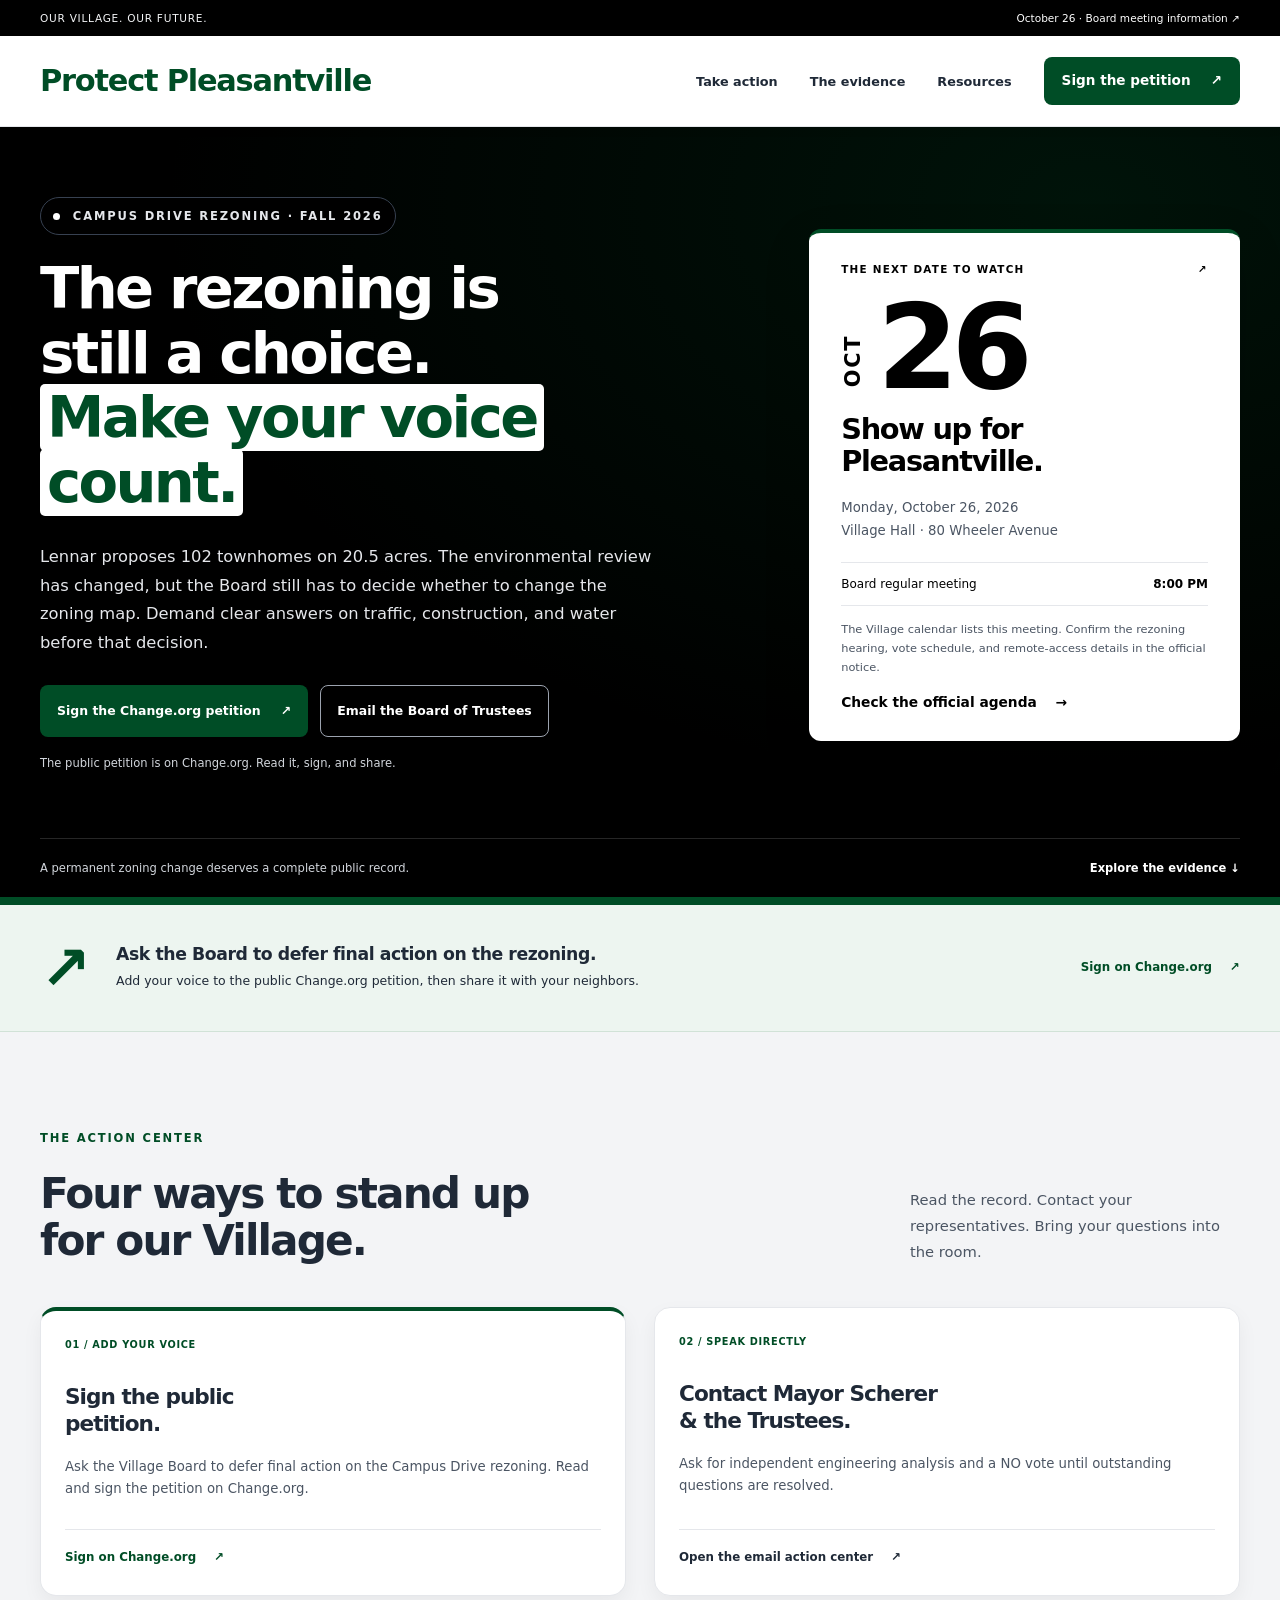
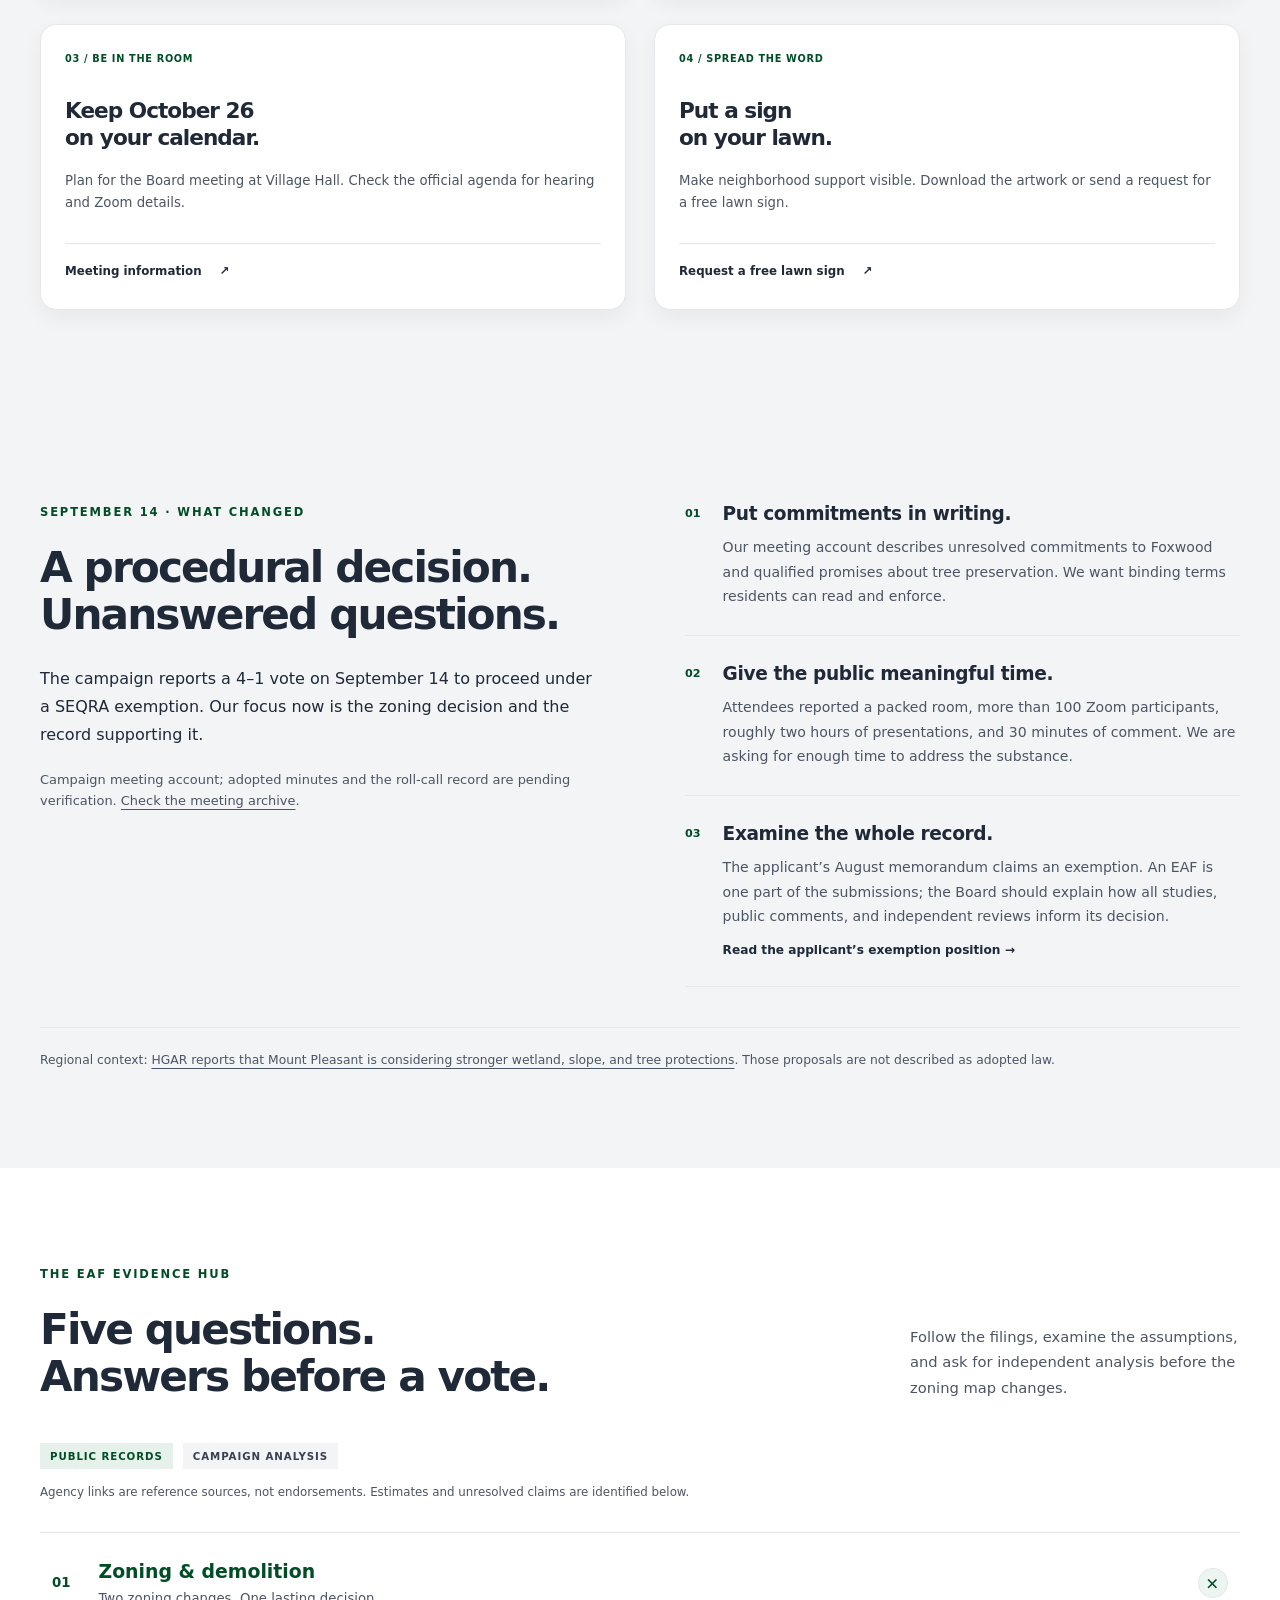
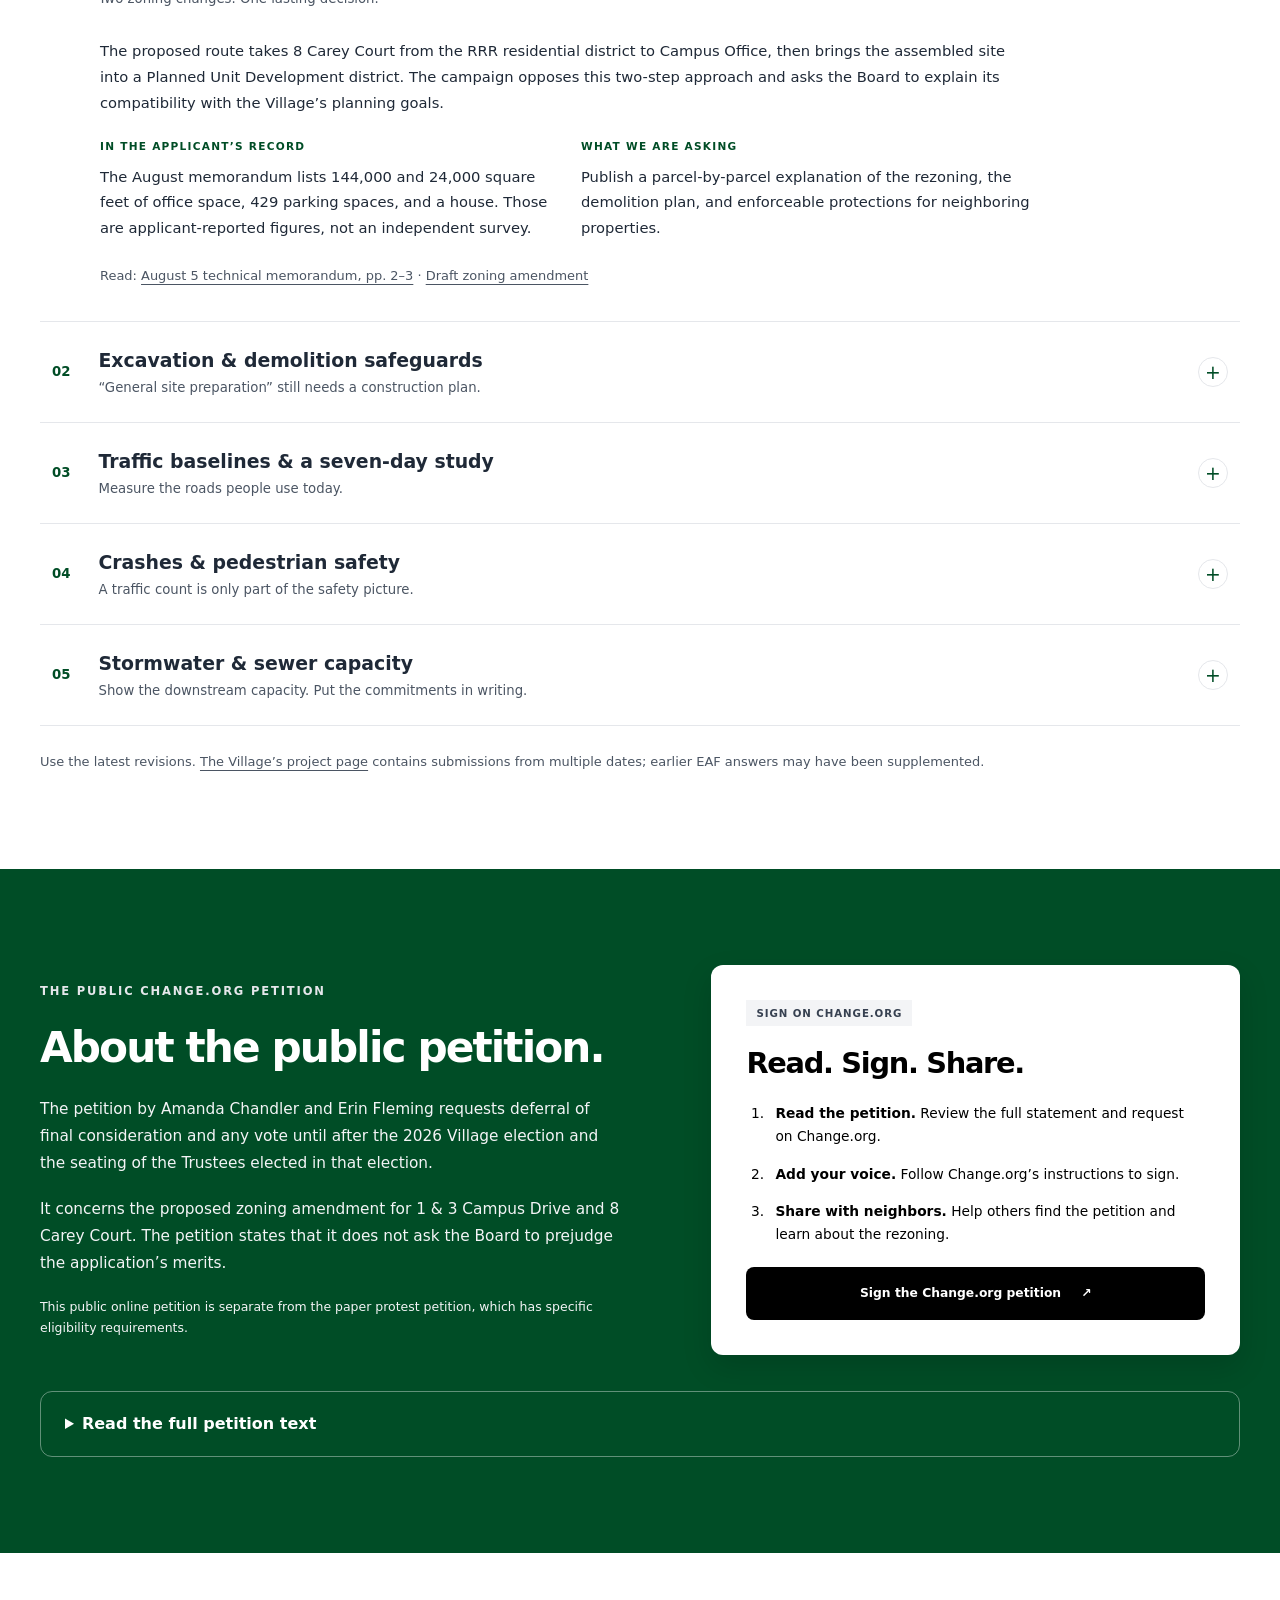
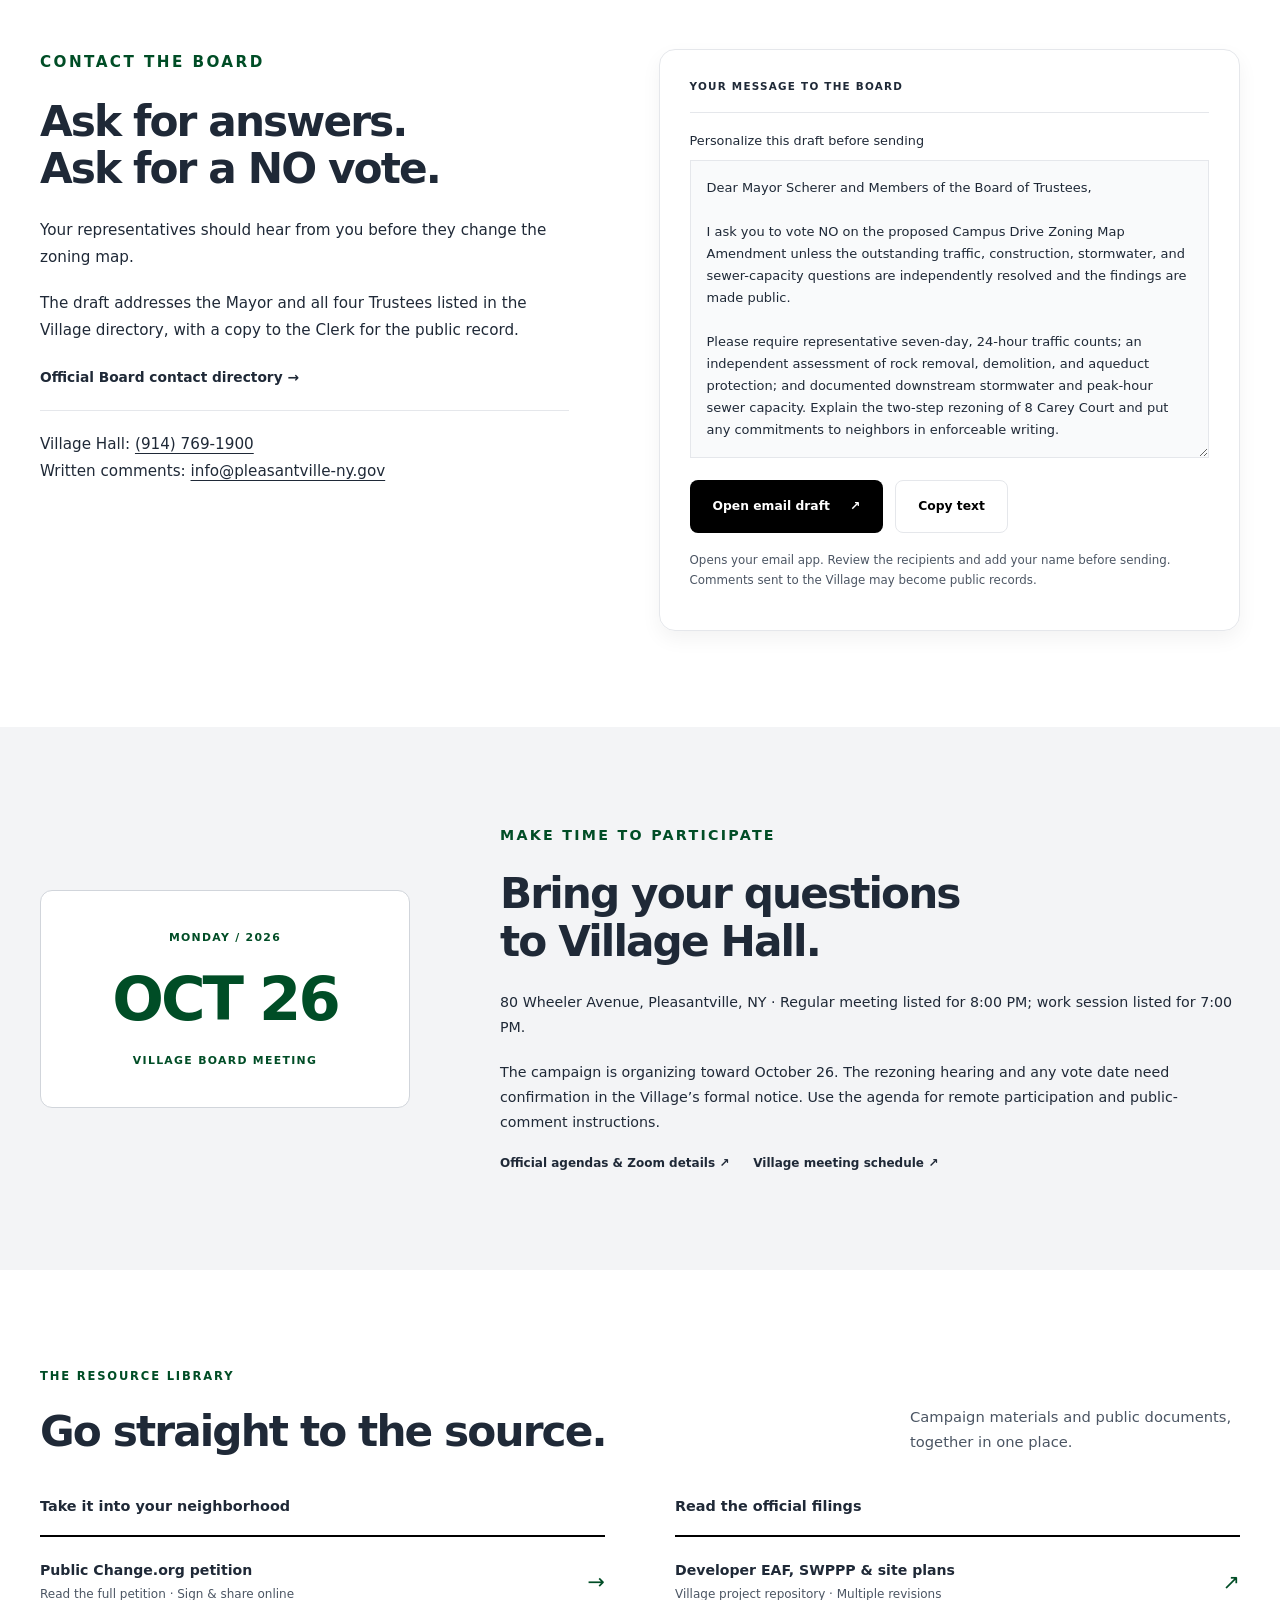
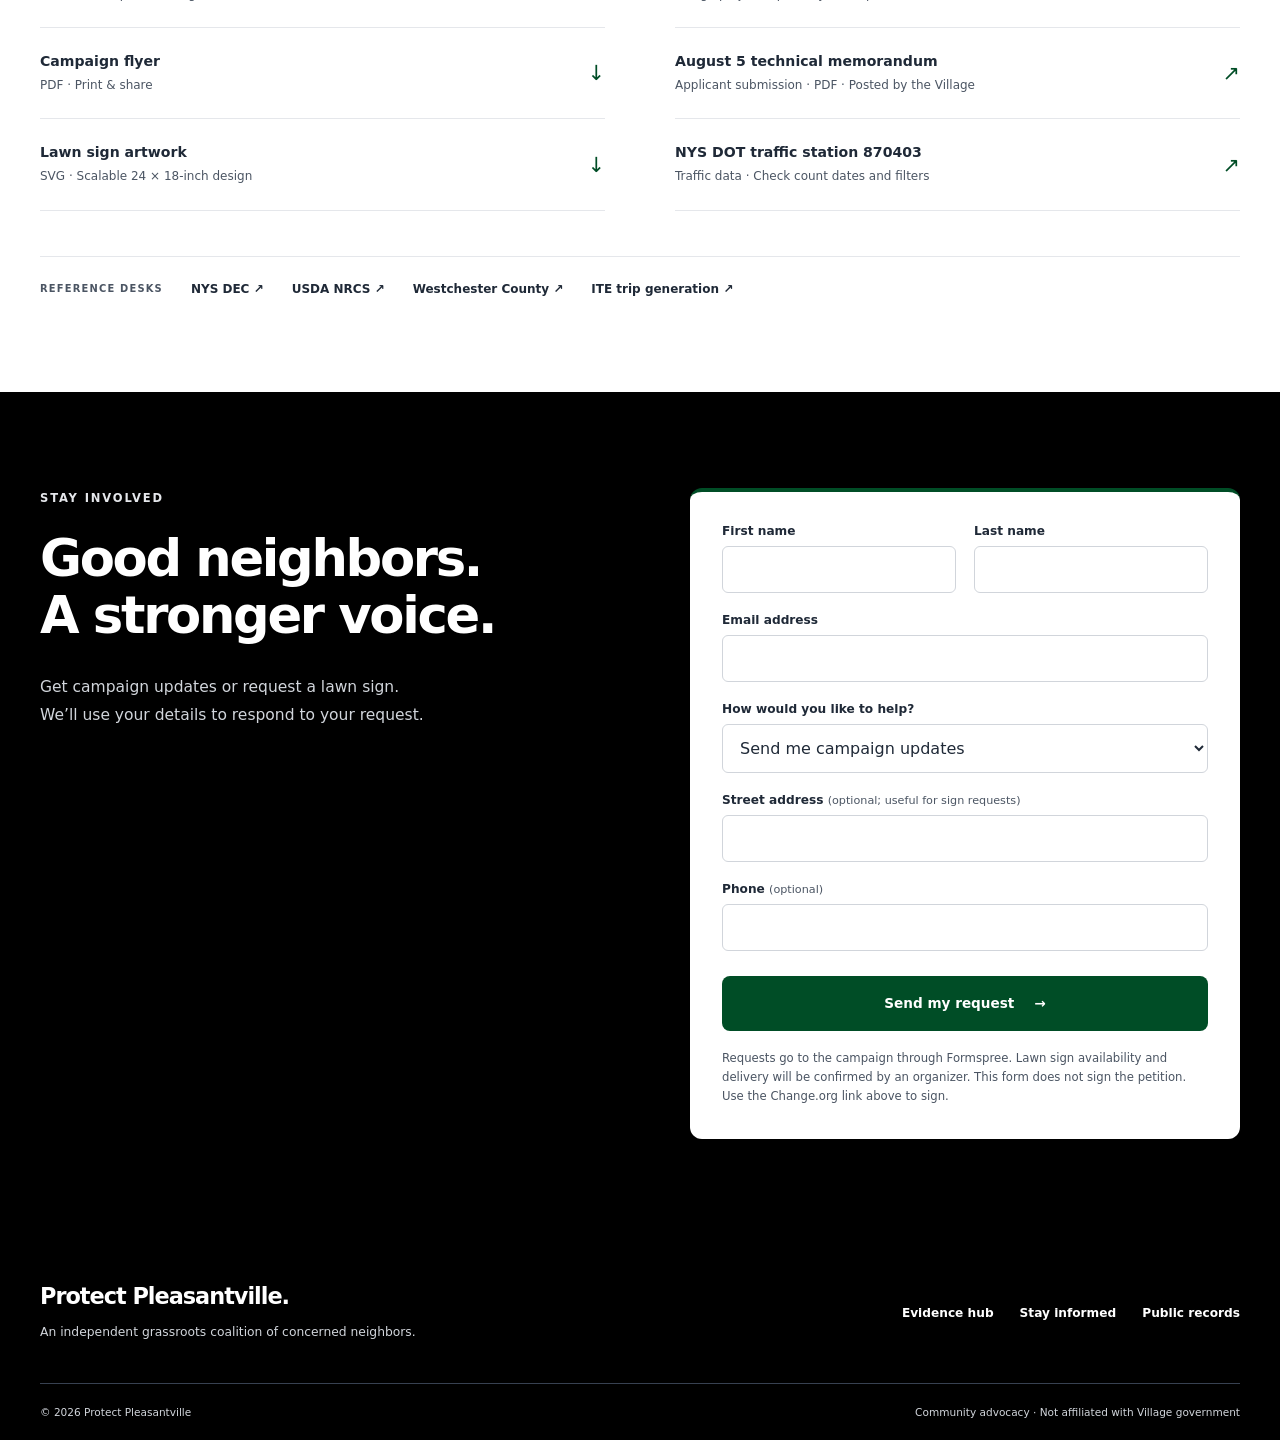
<file: index.html>
<!doctype html>
<html lang="en">
  <head>
    <meta charset="UTF-8" />
    <meta name="viewport" content="width=device-width, initial-scale=1" />
    <title>Protect Pleasantville | Make Your Voice Count</title>
    <meta
      name="description"
      content="Read the Campus Drive rezoning record, sign the public Change.org petition, and contact the Pleasantville Board of Trustees."
    />
    <meta name="theme-color" content="#004d26" />
    <link rel="canonical" href="https://protectpleasantville.org/" />
    <meta
      property="og:title"
      content="Protect Pleasantville | Make Your Voice Count"
    />
    <meta
      property="og:description"
      content="Read the Campus Drive rezoning record, sign the public Change.org petition, and contact the Pleasantville Board of Trustees."
    />
    <meta property="og:type" content="website" />
    <meta property="og:url" content="https://protectpleasantville.org/" />
    <meta
      property="og:image"
      content="https://protectpleasantville.org/assets/social-card.png"
    />
    <meta property="og:image:width" content="1200" />
    <meta property="og:image:height" content="630" />
    <meta
      property="og:image:alt"
      content="Protect Pleasantville. The rezoning is still a choice. Read the record. Make your voice count."
    />
    <meta name="twitter:card" content="summary_large_image" />
    <meta
      name="twitter:title"
      content="Protect Pleasantville | Make Your Voice Count"
    />
    <meta
      name="twitter:description"
      content="Read the Campus Drive rezoning record, sign the public Change.org petition, and contact the Pleasantville Board of Trustees."
    />
    <meta
      name="twitter:image"
      content="https://protectpleasantville.org/assets/social-card.png"
    />
    <link rel="stylesheet" href="site.css" />
    <script src="site.js" defer></script>
  </head>
  <body>
    <a class="skip-link" href="#main-content">Skip to content</a>
    <div class="announcement">
      <div class="container">
        <span>OUR VILLAGE. OUR FUTURE.</span
        ><a href="#hearing"
          >October 26 · Board meeting information
          <span aria-hidden="true">↗</span></a
        >
      </div>
    </div>
    <header class="site-header">
      <div class="container header-row">
        <a
          class="brand"
          href="index.html"
          aria-label="Protect Pleasantville home"
          >Protect Pleasantville</a
        >
        <nav class="desktop-nav" aria-label="Main navigation">
          <a href="#action-center">Take action</a
          ><a href="the-facts.html">The evidence</a
          ><a href="#resources">Resources</a
          ><a
            class="button small"
            href="https://www.change.org/p/defer-final-action-on-the-campus-drive-rezoning-7a6144cc-f314-4ae5-8ac4-41b926bbaa5f"
            >Sign the petition <span aria-hidden="true">↗</span></a
          >
        </nav>
        <details class="mobile-nav">
          <summary>Menu</summary>
          <nav aria-label="Mobile navigation">
            <a href="#action-center">Take action</a
            ><a href="the-facts.html">The evidence</a
            ><a href="#resources">Resources</a
            ><a
              href="https://www.change.org/p/defer-final-action-on-the-campus-drive-rezoning-7a6144cc-f314-4ae5-8ac4-41b926bbaa5f"
              >Sign the petition</a
            ><a href="#contact">Contact the Board</a>
          </nav>
        </details>
      </div>
    </header>
    <main id="main-content" tabindex="-1">
      <section class="hero">
        <div class="container hero-grid">
          <div class="hero-copy">
            <p class="eyebrow light">
              <span class="status-dot"></span> CAMPUS DRIVE REZONING · FALL 2026
            </p>
            <h1>
              The rezoning is<br />still a choice.<br /><em
                >Make your voice count.</em
              >
            </h1>
            <p class="hero-description">
              Lennar proposes 102 townhomes on 20.5 acres. The environmental
              review has changed, but the Board still has to decide whether to
              change the zoning map. Demand clear answers on traffic,
              construction, and water before that decision.
            </p>
            <div class="hero-actions">
              <a
                class="button"
                href="https://www.change.org/p/defer-final-action-on-the-campus-drive-rezoning-7a6144cc-f314-4ae5-8ac4-41b926bbaa5f"
                >Sign the Change.org petition
                <span aria-hidden="true">↗</span></a
              ><a class="button outline" href="#contact"
                >Email the Board of Trustees</a
              >
            </div>
            <p class="hero-caption">
              The public petition is on Change.org. Read it, sign, and share.
            </p>
          </div>
          <aside class="meeting-card" aria-labelledby="meeting-title">
            <div class="card-kicker">
              THE NEXT DATE TO WATCH <span aria-hidden="true">↗</span>
            </div>
            <div class="date-display"><span>OCT</span><strong>26</strong></div>
            <h2 id="meeting-title">Show up for<br />Pleasantville.</h2>
            <p>
              Monday, October 26, 2026<br />Village Hall · 80 Wheeler Avenue
            </p>
            <div class="meeting-detail">
              <span>Board regular meeting</span><strong>8:00 PM</strong>
            </div>
            <p class="fine-print">
              The Village calendar lists this meeting. Confirm the rezoning
              hearing, vote schedule, and remote-access details in the official
              notice.
            </p>
            <a
              href="https://www.pleasantville-ny.gov/1988/Agendas-Minutes"
              class="text-link"
              >Check the official agenda <span aria-hidden="true">→</span></a
            >
          </aside>
        </div>
        <div class="container hero-bottom">
          <span
            >A permanent zoning change deserves a complete public record.</span
          ><a href="#evidence"
            >Explore the evidence <span aria-hidden="true">↓</span></a
          >
        </div>
      </section>
      <section class="vote-strip">
        <div class="container vote-inner">
          <div class="vote-number" aria-hidden="true">↗</div>
          <div>
            <h2>Ask the Board to defer final action on the rezoning.</h2>
            <p>
              Add your voice to the public Change.org petition, then share it
              with your neighbors.
            </p>
          </div>
          <a
            href="https://www.change.org/p/defer-final-action-on-the-campus-drive-rezoning-7a6144cc-f314-4ae5-8ac4-41b926bbaa5f"
            class="text-link"
            >Sign on Change.org <span aria-hidden="true">↗</span></a
          >
        </div>
      </section>
      <section class="section" id="action-center">
        <div class="container">
          <div class="section-heading">
            <div>
              <p class="eyebrow">THE ACTION CENTER</p>
              <h2>Four ways to stand up<br />for our Village.</h2>
            </div>
            <p>
              Read the record. Contact your representatives. Bring your
              questions into the room.
            </p>
          </div>
          <div class="action-grid">
            <article class="action-card featured">
              <span class="card-number">01 / ADD YOUR VOICE</span>
              <h3>Sign the public<br />petition.</h3>
              <p>
                Ask the Village Board to defer final action on the Campus Drive
                rezoning. Read and sign the petition on Change.org.
              </p>
              <a
                class="text-link"
                href="https://www.change.org/p/defer-final-action-on-the-campus-drive-rezoning-7a6144cc-f314-4ae5-8ac4-41b926bbaa5f"
                >Sign on Change.org <span aria-hidden="true">↗</span></a
              >
            </article>
            <article class="action-card">
              <span class="card-number">02 / SPEAK DIRECTLY</span>
              <h3>Contact Mayor Scherer<br />&amp; the Trustees.</h3>
              <p>
                Ask for independent engineering analysis and a NO vote until
                outstanding questions are resolved.
              </p>
              <a class="text-link" href="#contact"
                >Open the email action center
                <span aria-hidden="true">↗</span></a
              >
            </article>
            <article class="action-card">
              <span class="card-number">03 / BE IN THE ROOM</span>
              <h3>Keep October 26<br />on your calendar.</h3>
              <p>
                Plan for the Board meeting at Village Hall. Check the official
                agenda for hearing and Zoom details.
              </p>
              <a class="text-link" href="#hearing"
                >Meeting information <span aria-hidden="true">↗</span></a
              >
            </article>
            <article class="action-card">
              <span class="card-number">04 / SPREAD THE WORD</span>
              <h3>Put a sign<br />on your lawn.</h3>
              <p>
                Make neighborhood support visible. Download the artwork or send
                a request for a free lawn sign.
              </p>
              <a class="text-link" href="#join-form" data-interest="lawn-sign"
                >Request a free lawn sign <span aria-hidden="true">↗</span></a
              >
            </article>
          </div>
        </div>
      </section>
      <section class="section muted-section" id="september-14">
        <div class="container story-grid">
          <div>
            <p class="eyebrow">SEPTEMBER 14 · WHAT CHANGED</p>
            <h2>A procedural decision.<br />Unanswered questions.</h2>
            <p class="lead">
              The campaign reports a 4–1 vote on September 14 to proceed under a
              SEQRA exemption. Our focus now is the zoning decision and the
              record supporting it.
            </p>
            <p class="source">
              Campaign meeting account; adopted minutes and the roll-call record
              are pending verification.
              <a href="https://www.pleasantville-ny.gov/1988/Agendas-Minutes"
                >Check the meeting archive</a
              >.
            </p>
          </div>
          <div class="story-points">
            <article>
              <span>01</span>
              <div>
                <h3>Put commitments in writing.</h3>
                <p>
                  Our meeting account describes unresolved commitments to
                  Foxwood and qualified promises about tree preservation. We
                  want binding terms residents can read and enforce.
                </p>
              </div>
            </article>
            <article>
              <span>02</span>
              <div>
                <h3>Give the public meaningful time.</h3>
                <p>
                  Attendees reported a packed room, more than 100 Zoom
                  participants, roughly two hours of presentations, and 30
                  minutes of comment. We are asking for enough time to address
                  the substance.
                </p>
              </div>
            </article>
            <article>
              <span>03</span>
              <div>
                <h3>Examine the whole record.</h3>
                <p>
                  The applicant’s August memorandum claims an exemption. An EAF
                  is one part of the submissions; the Board should explain how
                  all studies, public comments, and independent reviews inform
                  its decision.
                </p>
                <a
                  href="https://www.pleasantville-ny.gov/DocumentCenter/View/1766/Campus-Drive-Technical-Memorandum#page=1"
                  class="text-link"
                  >Read the applicant’s exemption position →</a
                >
              </div>
            </article>
          </div>
        </div>
        <div class="container">
          <p class="regional-note">
            Regional context:
            <a
              href="https://www.hgar.com/mount-pleasant-reviews-environmental-regulations-before-considering-development-moratorium"
              >HGAR reports that Mount Pleasant is considering stronger wetland,
              slope, and tree protections</a
            >. Those proposals are not described as adopted law.
          </p>
        </div>
      </section>
      <section class="section evidence-section" id="evidence">
        <div class="container">
          <div class="section-heading">
            <div>
              <p class="eyebrow">THE EAF EVIDENCE HUB</p>
              <h2>Five questions.<br />Answers before a vote.</h2>
            </div>
            <p>
              Follow the filings, examine the assumptions, and ask for
              independent analysis before the zoning map changes.
            </p>
          </div>
          <div class="source-key">
            <span class="tag">Public records</span
            ><span class="tag neutral">Campaign analysis</span>
            <p>
              Agency links are reference sources, not endorsements. Estimates
              and unresolved claims are identified below.
            </p>
          </div>
          <div class="accordion">
            <details class="evidence-item" id="zoning" open>
              <summary>
                <span class="item-number">01</span
                ><span
                  >Zoning & demolition<small
                    >Two zoning changes. One lasting decision.</small
                  ></span
                ><span class="expand" aria-hidden="true">+</span>
              </summary>
              <div class="evidence-body">
                <p>
                  The proposed route takes 8 Carey Court from the RRR
                  residential district to Campus Office, then brings the
                  assembled site into a Planned Unit Development district. The
                  campaign opposes this two-step approach and asks the Board to
                  explain its compatibility with the Village’s planning goals.
                </p>
                <div class="evidence-grid">
                  <div>
                    <span class="label">IN THE APPLICANT’S RECORD</span>
                    <p>
                      The August memorandum lists 144,000 and 24,000 square feet
                      of office space, 429 parking spaces, and a house. Those
                      are applicant-reported figures, not an independent survey.
                    </p>
                  </div>
                  <div>
                    <span class="label">WHAT WE ARE ASKING</span>
                    <p>
                      Publish a parcel-by-parcel explanation of the rezoning,
                      the demolition plan, and enforceable protections for
                      neighboring properties.
                    </p>
                  </div>
                </div>
                <p class="source">
                  Read:
                  <a
                    href="https://www.pleasantville-ny.gov/DocumentCenter/View/1766/Campus-Drive-Technical-Memorandum#page=2"
                    >August 5 technical memorandum, pp. 2–3</a
                  >
                  ·
                  <a
                    href="https://www.pleasantville-ny.gov/DocumentCenter/View/1429/Draft-Local-Law-Language-Amending-Zoning-Map-with-Figures-1-and-2"
                    >Draft zoning amendment</a
                  >
                </p>
              </div>
            </details>
            <details class="evidence-item" id="construction">
              <summary>
                <span class="item-number">02</span
                ><span
                  >Excavation & demolition safeguards<small
                    >“General site preparation” still needs a construction
                    plan.</small
                  ></span
                ><span class="expand" aria-hidden="true">+</span>
              </summary>
              <div class="evidence-body">
                <p>
                  The campaign questions the original EAF’s treatment of
                  excavation under D.2.a. Before rezoning, residents deserve a
                  clear account of rock removal, demolition, and work near the
                  Catskill Aqueduct.
                </p>
                <div class="evidence-grid">
                  <div>
                    <span class="label">QUESTIONS FOR THE RECORD</span>
                    <p>
                      How much rock would be removed? Would blasting be used?
                      What dust controls, asbestos surveys and abatement,
                      vibration monitoring, and aqueduct protections would
                      apply?
                    </p>
                  </div>
                  <div>
                    <span class="label">PUBLIC GUIDANCE</span>
                    <p>
                      DEC’s land-impact workbook considers steep slopes and
                      shallow bedrock. USDA soil reports can inform erosion
                      review. A site-specific report is needed to substantiate
                      the campaign’s cited CsD and ChE erosion ratings.
                    </p>
                  </div>
                </div>
                <div class="ask">
                  <strong>Our ask</strong>
                  <p>
                    Independent engineering review, a construction sequence, and
                    a published determination of applicable permits and
                    disturbance limits. A checkbox does not remove other permit
                    obligations.
                  </p>
                </div>
                <p class="source">
                  Reference:
                  <a
                    href="https://dec.ny.gov/regulatory/permits-licenses/seqr/eaf-workbooks/part-2-identification-of-potential-project-impacts/q1-impact-on-land"
                    >NYS DEC land-impact workbook</a
                  >
                  ·
                  <a href="https://websoilsurvey.nrcs.usda.gov/app/"
                    >USDA Web Soil Survey</a
                  >
                  ·
                  <a
                    href="https://dec.ny.gov/environmental-protection/water/water-quality/stormwater/construction"
                    >DEC construction stormwater permits</a
                  >
                </p>
              </div>
            </details>
            <details class="evidence-item" id="traffic">
              <summary>
                <span class="item-number">03</span
                ><span
                  >Traffic baselines & a seven-day study<small
                    >Measure the roads people use today.</small
                  ></span
                ><span class="expand" aria-hidden="true">+</span>
              </summary>
              <div class="evidence-body">
                <p>
                  Residents need measured current conditions alongside any
                  comparison with a fully reoccupied office campus. The latest
                  applicant memorandum describes the second office building as
                  occupied; a zero-traffic baseline for the entire site is not
                  supported by that document.
                </p>
                <div class="calculation">
                  <span class="label"
                    >CAMPAIGN SCENARIO · NOT A MEASURED FORECAST</span
                  >
                  <div>
                    <strong>745</strong><span>resident trips</span><b>+</b
                    ><strong>150</strong><span>assumed delivery trips</span
                    ><b>=</b><strong>895</strong><span>daily trips</span>
                  </div>
                  <p>
                    Using the brief’s 6,651-vehicle daily road volume gives
                    13.5% (895 ÷ 6,651), rounded to one decimal. These inputs
                    need a dated source, route assignment, and a check for
                    double-counting deliveries. This is not a verified net
                    increase.
                  </p>
                </div>
                <p>
                  The brief’s 8% peak-hour assumption gives approximately 532
                  vehicles per hour, or a 6.8-second average interval. An
                  average interval does not establish safe gaps or intersection
                  capacity.
                </p>
                <div class="ask">
                  <strong>Our ask</strong>
                  <p>
                    Continuous 24-hour counts over seven representative days,
                    including Broadway/Bedford Road, with turning movements,
                    school travel, deliveries, and pedestrian crossings. Explain
                    the representativeness of the reported May 9, 2025 Friday
                    count.
                  </p>
                </div>
                <p class="source">
                  Compare:
                  <a
                    href="https://www.pleasantville-ny.gov/DocumentCenter/View/1766/Campus-Drive-Technical-Memorandum#page=25"
                    >Applicant traffic comparison, p. 25</a
                  >
                  ·
                  <a
                    href="https://nysdottrafficdata.drakewell.com/sitedashboard.asp?node=NYSDOT_SC&amp;cosit=870403000000"
                    >NYS DOT station 870403</a
                  >
                  ·
                  <a
                    href="https://www.pleasantville-ny.gov/2028/Lennar-Zoning-Amendment-Townhouse-Propos"
                    >Official traffic-study filings</a
                  >
                </p>
              </div>
            </details>
            <details class="evidence-item" id="safety">
              <summary>
                <span class="item-number">04</span
                ><span
                  >Crashes & pedestrian safety<small
                    >A traffic count is only part of the safety picture.</small
                  ></span
                ><span class="expand" aria-hidden="true">+</span>
              </summary>
              <div class="evidence-body">
                <p>
                  The campaign brief cites 226 Bedford Road crashes and 165
                  Manville Road crashes: 391 of a cited 1,947 Village total, or
                  approximately 20.1%. A dated crash-data export, geographic
                  filters, and deduplication of intersection crashes are needed
                  before treating this as a verified corridor statistic.
                </p>
                <p>
                  The campaign’s 895 daily-trip scenario equates to 6,265 trips
                  per week. That estimate is not a count of vehicles crossing a
                  particular sidewalk. The Board should examine the Campus Drive
                  exit, Bedford Road crossings toward Chappaqua, and the Old
                  Town Light intersection.
                </p>
                <div class="ask">
                  <strong>Our ask</strong>
                  <p>
                    A corridor safety review covering crash severity, sight
                    distance, turning conflicts, walking routes, and safe access
                    for people of all ages.
                  </p>
                </div>
                <p class="source">
                  Explore:
                  <a
                    href="https://app.powerbigov.us/view?r=eyJrIjoiZjRmOTY0OWYtZDJkMi00YzI4LWI5ZjktNmM3NmQzNGQ1ZjU1IiwidCI6IjI1OTI5NWY1LTVmN2YtNGVkZi04NTg0LTAwZTRmZWEzMzQyOSJ9"
                    >Westchester County crash dashboard</a
                  >
                  ·
                  <a
                    href="https://nysdottrafficdata.drakewell.com/sitedashboard.asp?node=NYSDOT_SC&amp;cosit=870403000000"
                    >NYS DOT traffic dashboard</a
                  >
                </p>
              </div>
            </details>
            <details class="evidence-item" id="water">
              <summary>
                <span class="item-number">05</span
                ><span
                  >Stormwater & sewer capacity<small
                    >Show the downstream capacity. Put the commitments in
                    writing.</small
                  ></span
                ><span class="expand" aria-hidden="true">+</span>
              </summary>
              <div class="evidence-body">
                <div class="evidence-grid">
                  <div>
                    <span class="label">STORMWATER</span>
                    <p>
                      The campaign asks for independent review of Pond 1P, the
                      cited 31,577-cubic-foot storage figure, and drainage
                      toward Foxwood. Storage volume is not a discharge rate;
                      the review should show storm-by-storm flows, downstream
                      capacity, easements, and maintenance obligations.
                    </p>
                  </div>
                  <div>
                    <span class="label">SANITARY SEWER</span>
                    <p>
                      The applicant projects 33,660 gallons per day using 306
                      bedrooms at 110 gallons each. This is a design estimate.
                      Residents need peak-hour capacity findings and
                      clarification of the original EAF capacity answers
                      reported as “TBD.”
                    </p>
                  </div>
                </div>
                <div class="ask">
                  <strong>Our ask</strong>
                  <p>
                    Publish independent hydraulic checks and the applicable
                    stormwater standards. Identify who owns, maintains, and pays
                    for each system before the Board votes.
                  </p>
                </div>
                <p class="source">
                  Read:
                  <a
                    href="https://www.pleasantville-ny.gov/DocumentCenter/View/1766/Campus-Drive-Technical-Memorandum#page=25"
                    >Applicant demand calculation, Table 26</a
                  >
                  ·
                  <a
                    href="https://www.pleasantville-ny.gov/2028/Lennar-Zoning-Amendment-Townhouse-Propos"
                    >Village SWPPP and hydraulic-loading filings</a
                  >
                  ·
                  <a
                    href="https://dec.ny.gov/environmental-protection/water/water-quality/stormwater/design-manual"
                    >NYS Stormwater Design Manual</a
                  >
                  ·
                  <a
                    href="https://extapps.dec.ny.gov/docs/water_pdf/intermediate.pdf"
                    >DEC wastewater design standards</a
                  >
                </p>
              </div>
            </details>
          </div>
          <p class="section-note">
            Use the latest revisions.
            <a
              href="https://www.pleasantville-ny.gov/2028/Lennar-Zoning-Amendment-Townhouse-Propos"
              >The Village’s project page</a
            >
            contains submissions from multiple dates; earlier EAF answers may
            have been supplemented.
          </p>
        </div>
      </section>
      <section class="section petition-section" id="petition">
        <div class="container petition-grid">
          <div>
            <p class="eyebrow light">THE PUBLIC CHANGE.ORG PETITION</p>
            <h2>About the public petition.</h2>
            <p class="lead">
              The petition by Amanda Chandler and Erin Fleming requests deferral
              of final consideration and any vote until after the 2026 Village
              election and the seating of the Trustees elected in that election.
            </p>
            <p>
              It concerns the proposed zoning amendment for 1 &amp; 3 Campus
              Drive and 8 Carey Court. The petition states that it does not ask
              the Board to prejudge the application’s merits.
            </p>
            <p class="source">
              This public online petition is separate from the paper protest
              petition, which has specific eligibility requirements.
            </p>
          </div>
          <div class="petition-card">
            <span class="tag neutral">SIGN ON CHANGE.ORG</span>
            <h3>Read. Sign. Share.</h3>
            <ol>
              <li>
                <strong>Read the petition.</strong> Review the full statement
                and request on Change.org.
              </li>
              <li>
                <strong>Add your voice.</strong> Follow Change.org’s
                instructions to sign.
              </li>
              <li>
                <strong>Share with neighbors.</strong> Help others find the
                petition and learn about the rezoning.
              </li>
            </ol>
            <a
              class="button dark"
              href="https://www.change.org/p/defer-final-action-on-the-campus-drive-rezoning-7a6144cc-f314-4ae5-8ac4-41b926bbaa5f"
              >Sign the Change.org petition <span aria-hidden="true">↗</span></a
            >
          </div>
        </div>
        <div class="container petition-transcript">
          <details>
            <summary>Read the full petition text</summary>
            <div class="petition-transcript-body">
              <p class="source">
                Petition text supplied by the organizers.
                <a
                  href="https://www.change.org/p/defer-final-action-on-the-campus-drive-rezoning-7a6144cc-f314-4ae5-8ac4-41b926bbaa5f"
                  >View the petition on Change.org</a
                >.
              </p>
              <h3>The Issue</h3>
              <blockquote>
                <p>
                  To the Mayor and Board of Trustees of the Village of
                  Pleasantville:
                </p>
                <p>
                  We, Amanda Chandler and Erin Fleming and the undersigned
                  residents of the Village of Pleasantville, respectfully
                  petition the Village Board of Trustees to defer final
                  consideration and any vote on the proposed zoning amendment
                  associated with the development of 1 &amp; 3 Campus Drive and
                  8 Carey Court until after the 2026 Village election and the
                  seating of the Trustees elected in that election.
                </p>
                <p>
                  The proposed rezoning represents a significant and lasting
                  land-use decision for Pleasantville. It has generated
                  substantial public participation and discussion concerning
                  development, traffic, infrastructure, schools, environmental
                  considerations, municipal services, and the future character
                  of the Village.
                </p>
                <p>
                  With a Village election approaching and two seats on the
                  five-member Board reaching the end of their current terms in
                  2026, we believe the public interest would be served by
                  allowing the electoral process to occur before the Village
                  takes final legislative action on this consequential rezoning
                  request.
                </p>
                <p>
                  This petition does not ask the Board to prejudge the merits of
                  the application. It asks only that final legislative action be
                  deferred so that Pleasantville voters may participate in the
                  upcoming election before an irreversible zoning decision is
                  made.
                </p>
                <p>
                  We affirm that we are residents of the Village of
                  Pleasantville and that entering my name below constitutes my
                  signature in support of this petition.
                </p>
              </blockquote>
              <p class="fine-print">
                The signature statement above is part of the quoted petition.
                Reading this page or using the campaign contact form does not
                sign it; signatures are collected on Change.org.
              </p>
            </div>
          </details>
        </div>
      </section>
      <section class="section" id="contact">
        <div class="container contact-grid">
          <div>
            <p class="eyebrow">CONTACT THE BOARD</p>
            <h2>Ask for answers.<br />Ask for a NO vote.</h2>
            <p class="lead">
              Your representatives should hear from you before they change the
              zoning map.
            </p>
            <p>
              The draft addresses the Mayor and all four Trustees listed in the
              Village directory, with a copy to the Clerk for the public record.
            </p>
            <p>
              <a
                href="https://www.pleasantville-ny.gov/1671/Village-Board"
                class="text-link"
                >Official Board contact directory →</a
              >
            </p>
            <p class="contact-line">
              Village Hall: <a href="tel:+19147691900">(914) 769-1900</a
              ><br />Written comments:
              <a href="mailto:info@pleasantville-ny.gov"
                >info@pleasantville-ny.gov</a
              >
            </p>
          </div>
          <div class="email-card">
            <div class="card-kicker">YOUR MESSAGE TO THE BOARD</div>
            <label for="email-draft"
              >Personalize this draft before sending</label
            ><textarea id="email-draft" rows="12">
Dear Mayor Scherer and Members of the Board of Trustees,

I ask you to vote NO on the proposed Campus Drive Zoning Map Amendment unless the outstanding traffic, construction, stormwater, and sewer-capacity questions are independently resolved and the findings are made public.

Please require representative seven-day, 24-hour traffic counts; an independent assessment of rock removal, demolition, and aqueduct protection; and documented downstream stormwater and peak-hour sewer capacity. Explain the two-step rezoning of 8 Carey Court and put any commitments to neighbors in enforceable writing.

Please include this comment in the public record and confirm the hearing date and how residents can participate.

Sincerely,
[Your name]
[Your street / Village of Pleasantville]</textarea>
            <div class="email-actions">
              <a
                href="mailto:pscherer@pleasantville-ny.gov,dvinjamuri@pleasantville-ny.gov,nasquith@pleasantville-ny.gov,palvarez@pleasantville-ny.gov,yhealy@pleasantville-ny.gov?cc=info%40pleasantville-ny.gov&amp;subject=Campus%20Drive%20rezoning%3A%20request%20for%20a%20NO%20vote%20and%20independent%20analysis&amp;body=Dear%20Mayor%20Scherer%20and%20Members%20of%20the%20Board%20of%20Trustees%2C%0A%0AI%20ask%20you%20to%20vote%20NO%20on%20the%20proposed%20Campus%20Drive%20Zoning%20Map%20Amendment%20unless%20the%20outstanding%20traffic%2C%20construction%2C%20stormwater%2C%20and%20sewer-capacity%20questions%20are%20independently%20resolved%20and%20the%20findings%20are%20made%20public.%0A%0APlease%20require%20representative%20seven-day%2C%2024-hour%20traffic%20counts%3B%20an%20independent%20assessment%20of%20rock%20removal%2C%20demolition%2C%20and%20aqueduct%20protection%3B%20and%20documented%20downstream%20stormwater%20and%20peak-hour%20sewer%20capacity.%20Explain%20the%20two-step%20rezoning%20of%208%20Carey%20Court%20and%20put%20any%20commitments%20to%20neighbors%20in%20enforceable%20writing.%0A%0APlease%20include%20this%20comment%20in%20the%20public%20record%20and%20confirm%20the%20hearing%20date%20and%20how%20residents%20can%20participate.%0A%0ASincerely%2C%0A%5BYour%20name%5D%0A%5BYour%20street%20/%20Village%20of%20Pleasantville%5D"
                class="button dark"
                >Open email draft <span aria-hidden="true">↗</span></a
              ><button
                type="button"
                class="button plain"
                id="copy-email"
                hidden
              >
                Copy text
              </button>
            </div>
            <p class="fine-print">
              Opens your email app. Review the recipients and add your name
              before sending. Comments sent to the Village may become public
              records.
            </p>
            <p id="copy-status" class="form-status" role="status"></p>
          </div>
        </div>
      </section>
      <section class="section muted-section" id="hearing">
        <div class="container hearing-grid">
          <div class="hearing-date">
            <span>MONDAY / 2026</span><strong>OCT 26</strong
            ><span>VILLAGE BOARD MEETING</span>
          </div>
          <div>
            <p class="eyebrow">MAKE TIME TO PARTICIPATE</p>
            <h2>Bring your questions<br />to Village Hall.</h2>
            <p>
              80 Wheeler Avenue, Pleasantville, NY · Regular meeting listed for
              8:00 PM; work session listed for 7:00 PM.
            </p>
            <p>
              The campaign is organizing toward October 26. The rezoning hearing
              and any vote date need confirmation in the Village’s formal
              notice. Use the agenda for remote participation and public-comment
              instructions.
            </p>
            <div class="inline-links">
              <a
                href="https://www.pleasantville-ny.gov/1988/Agendas-Minutes"
                class="text-link"
                >Official agendas &amp; Zoom details ↗</a
              >
              <a
                href="https://www.pleasantville-ny.gov/m/newsflash/Home/Detail/368"
                class="text-link"
                >Village meeting schedule ↗</a
              >
            </div>
          </div>
        </div>
      </section>
      <section class="section" id="resources">
        <div class="container">
          <div class="section-heading">
            <div>
              <p class="eyebrow">THE RESOURCE LIBRARY</p>
              <h2>Go straight to the source.</h2>
            </div>
            <p>
              Campaign materials and public documents, together in one place.
            </p>
          </div>
          <div class="resource-grid">
            <div>
              <h3>Take it into your neighborhood</h3>
              <a
                class="resource-row"
                href="https://www.change.org/p/defer-final-action-on-the-campus-drive-rezoning-7a6144cc-f314-4ae5-8ac4-41b926bbaa5f"
                ><span
                  ><strong>Public Change.org petition</strong
                  ><small
                    >Read the full petition · Sign &amp; share online</small
                  ></span
                ><span aria-hidden="true">→</span></a
              ><a class="resource-row" href="assets/campaign-flyer.pdf" download
                ><span
                  ><strong>Campaign flyer</strong
                  ><small>PDF · Print &amp; share</small></span
                ><span aria-hidden="true">↓</span></a
              ><a class="resource-row" href="assets/lawn-sign.svg" download
                ><span
                  ><strong>Lawn sign artwork</strong
                  ><small>SVG · Scalable 24 × 18-inch design</small></span
                ><span aria-hidden="true">↓</span></a
              >
            </div>
            <div>
              <h3>Read the official filings</h3>
              <a
                href="https://www.pleasantville-ny.gov/2028/Lennar-Zoning-Amendment-Townhouse-Propos"
                class="resource-row"
                ><span
                  ><strong>Developer EAF, SWPPP &amp; site plans</strong
                  ><small
                    >Village project repository · Multiple revisions</small
                  ></span
                ><span aria-hidden="true">↗</span></a
              ><a
                href="https://www.pleasantville-ny.gov/DocumentCenter/View/1766/Campus-Drive-Technical-Memorandum"
                class="resource-row"
                ><span
                  ><strong>August 5 technical memorandum</strong
                  ><small
                    >Applicant submission · PDF · Posted by the Village</small
                  ></span
                ><span aria-hidden="true">↗</span></a
              ><a
                href="https://nysdottrafficdata.drakewell.com/sitedashboard.asp?node=NYSDOT_SC&amp;cosit=870403000000"
                class="resource-row"
                ><span
                  ><strong>NYS DOT traffic station 870403</strong
                  ><small
                    >Traffic data · Check count dates and filters</small
                  ></span
                ><span aria-hidden="true">↗</span></a
              >
            </div>
          </div>
          <div class="agency-links">
            <span>REFERENCE DESKS</span
            ><a
              href="https://dec.ny.gov/regulatory/permits-licenses/seqr/eaf-workbooks/part-2-identification-of-potential-project-impacts/q1-impact-on-land"
              >NYS DEC ↗</a
            ><a href="https://websoilsurvey.nrcs.usda.gov/app/">USDA NRCS ↗</a
            ><a
              href="https://app.powerbigov.us/view?r=eyJrIjoiZjRmOTY0OWYtZDJkMi00YzI4LWI5ZjktNmM3NmQzNGQ1ZjU1IiwidCI6IjI1OTI5NWY1LTVmN2YtNGVkZi04NTg0LTAwZTRmZWEzMzQyOSJ9"
              >Westchester County ↗</a
            ><a
              href="https://www.ite.org/technical-resources/topics/trip-and-parking-generation/"
              >ITE trip generation ↗</a
            >
          </div>
        </div>
      </section>
      <section class="section signup-section" id="join-form">
        <div class="container signup-grid">
          <div>
            <p class="eyebrow light">STAY INVOLVED</p>
            <h2>Good neighbors.<br />A stronger voice.</h2>
            <p>
              Get campaign updates or request a lawn sign. We’ll use your
              details to respond to your request.
            </p>
          </div>
          <form
            action="https://formspree.io/f/xgonzavz"
            method="POST"
            class="signup-form"
          >
            <div class="field-row">
              <div>
                <label for="first_name">First name</label
                ><input
                  id="first_name"
                  name="first_name"
                  autocomplete="given-name"
                  required
                />
              </div>
              <div>
                <label for="last_name">Last name</label
                ><input
                  id="last_name"
                  name="last_name"
                  autocomplete="family-name"
                  required
                />
              </div>
            </div>
            <label for="email">Email address</label
            ><input
              type="email"
              id="email"
              name="email"
              autocomplete="email"
              required
            /><label for="interest">How would you like to help?</label
            ><select id="interest" name="interest">
              <option value="updates">Send me campaign updates</option>
              <option value="lawn-sign">
                I’d like a free lawn sign
              </option></select
            ><label for="street_address"
              >Street address
              <span>(optional; useful for sign requests)</span></label
            ><input
              id="street_address"
              name="street_address"
              autocomplete="street-address"
            /><label for="phone">Phone <span>(optional)</span></label
            ><input
              type="tel"
              id="phone"
              name="phone"
              autocomplete="tel"
            /><button class="button" type="submit">
              Send my request <span aria-hidden="true">→</span>
            </button>
            <p class="fine-print">
              Requests go to the campaign through Formspree. Lawn sign
              availability and delivery will be confirmed by an organizer. This
              form does not sign the petition. Use the Change.org link above to
              sign.
            </p>
          </form>
        </div>
      </section>
    </main>
    <footer class="site-footer">
      <div class="container footer-row">
        <div>
          <a class="footer-brand" href="index.html"
            >Protect Pleasantville<span>.</span></a
          >
          <p>An independent grassroots coalition of concerned neighbors.</p>
        </div>
        <nav aria-label="Footer navigation">
          <a href="the-facts.html">Evidence hub</a
          ><a href="index.html#join-form">Stay informed</a
          ><a href="index.html#resources">Public records</a>
        </nav>
      </div>
      <div class="container footer-bottom">
        <span>© 2026 Protect Pleasantville</span
        ><span
          >Community advocacy · Not affiliated with Village government</span
        >
      </div>
    </footer>
  </body>
</html>
</file>
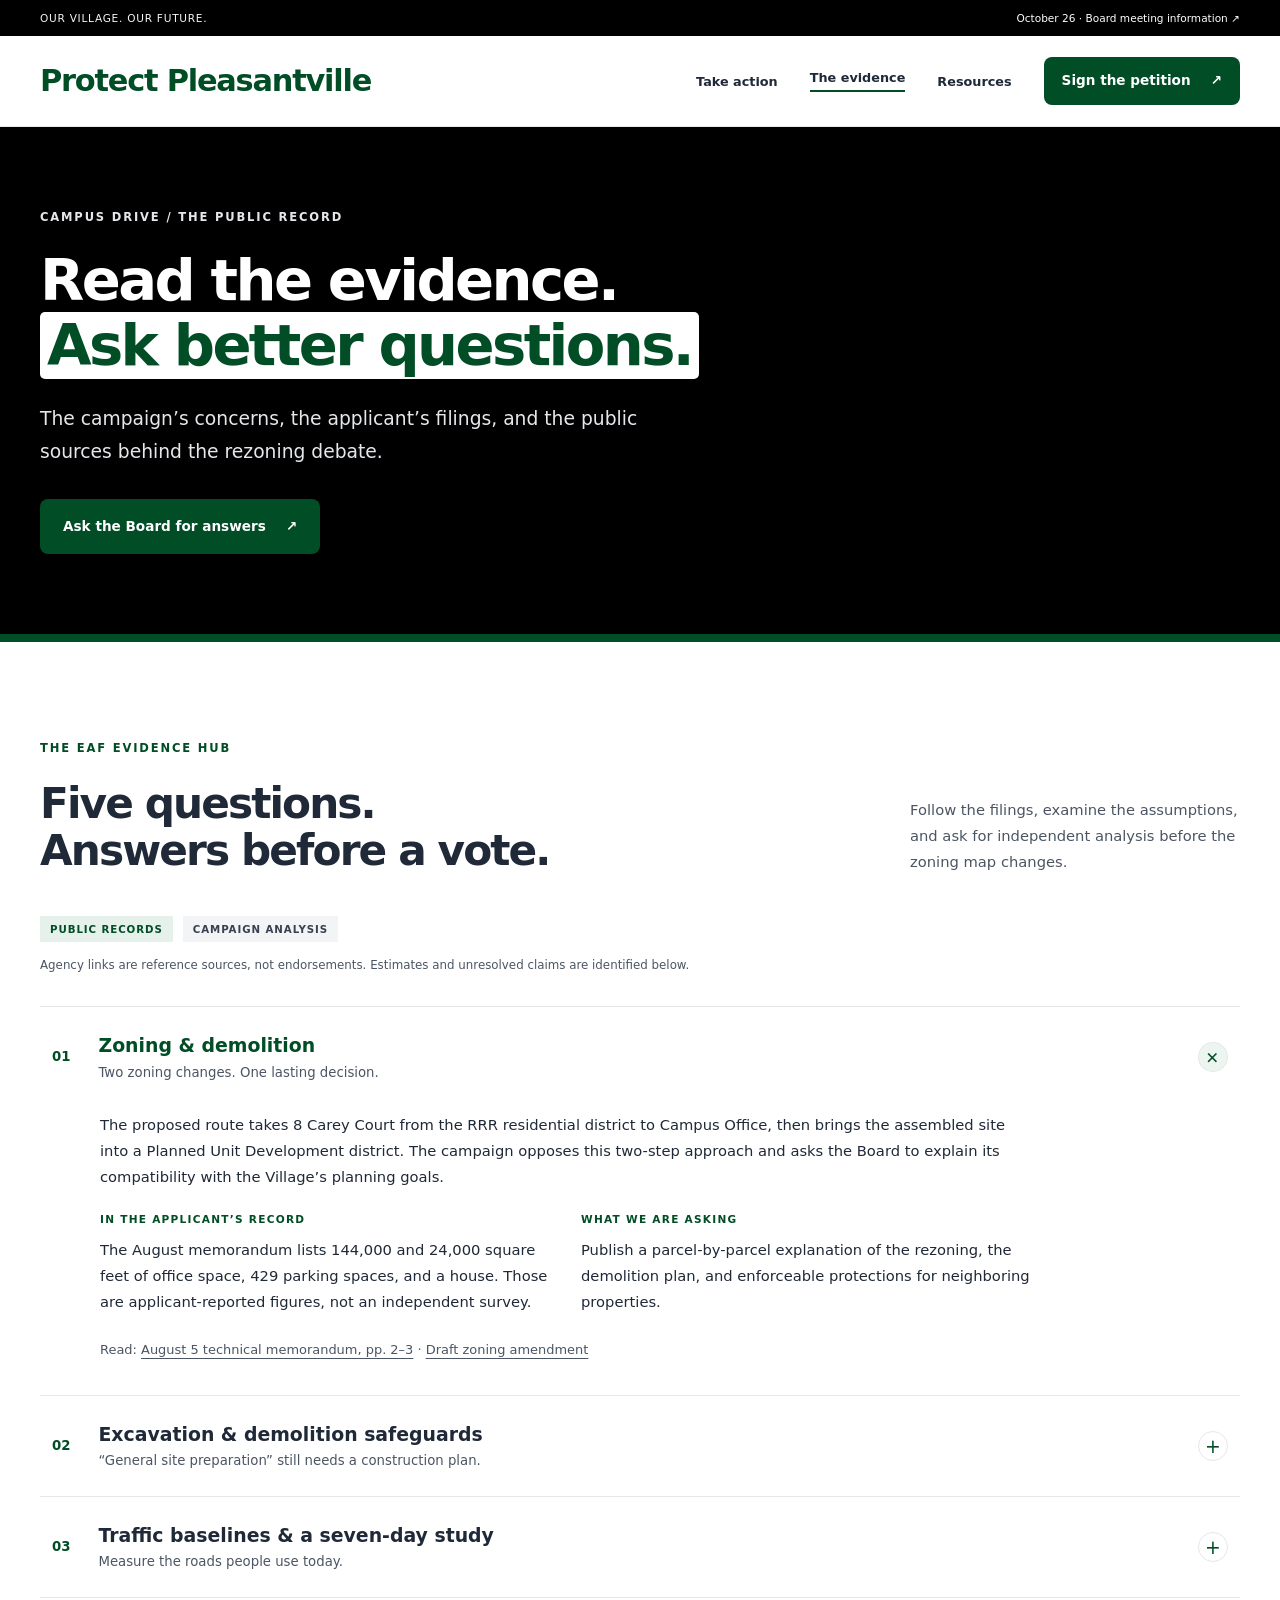
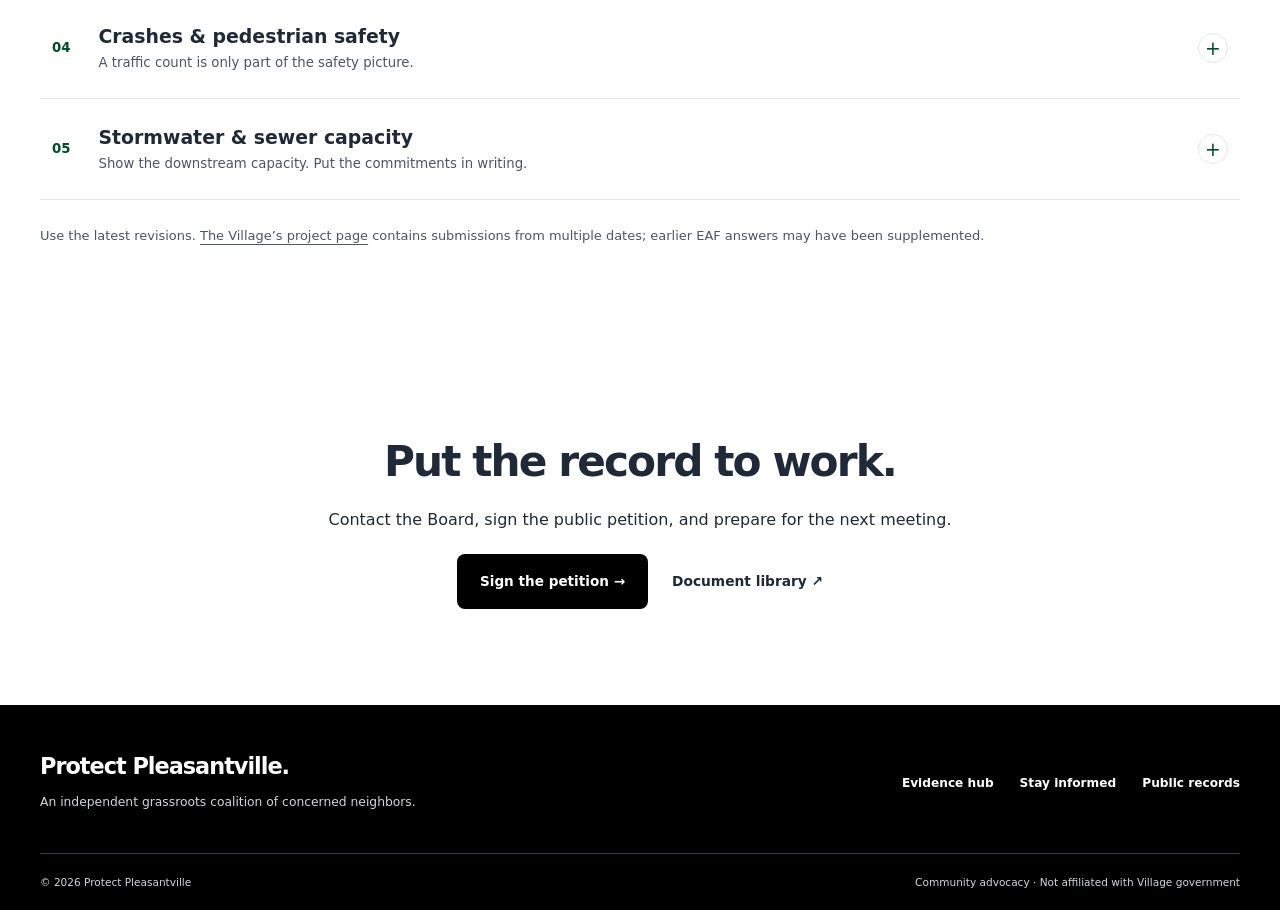
<file: the-facts.html>
<!doctype html>
<html lang="en">
  <head>
    <meta charset="UTF-8" />
    <meta name="viewport" content="width=device-width, initial-scale=1" />
    <title>EAF Evidence Hub | Protect Pleasantville</title>
    <meta
      name="description"
      content="Five questions about the Campus Drive rezoning: zoning, construction, traffic, pedestrian safety, and water. Explore sources and campaign analysis."
    />
    <meta name="theme-color" content="#004d26" />
    <link
      rel="canonical"
      href="https://protectpleasantville.org/the-facts.html"
    />
    <meta
      property="og:title"
      content="EAF Evidence Hub | Protect Pleasantville"
    />
    <meta
      property="og:description"
      content="Five questions about the Campus Drive rezoning: zoning, construction, traffic, pedestrian safety, and water. Explore sources and campaign analysis."
    />
    <meta property="og:type" content="website" />
    <meta
      property="og:url"
      content="https://protectpleasantville.org/the-facts.html"
    />
    <meta
      property="og:image"
      content="https://protectpleasantville.org/assets/social-card.png"
    />
    <meta property="og:image:width" content="1200" />
    <meta property="og:image:height" content="630" />
    <meta
      property="og:image:alt"
      content="Protect Pleasantville. The rezoning is still a choice. Read the record. Make your voice count."
    />
    <meta name="twitter:card" content="summary_large_image" />
    <meta
      name="twitter:title"
      content="EAF Evidence Hub | Protect Pleasantville"
    />
    <meta
      name="twitter:description"
      content="Five questions about the Campus Drive rezoning: zoning, construction, traffic, pedestrian safety, and water. Explore sources and campaign analysis."
    />
    <meta
      name="twitter:image"
      content="https://protectpleasantville.org/assets/social-card.png"
    />
    <link rel="stylesheet" href="site.css" />
    <script src="site.js" defer></script>
  </head>
  <body>
    <a class="skip-link" href="#main-content">Skip to content</a>
    <div class="announcement">
      <div class="container">
        <span>OUR VILLAGE. OUR FUTURE.</span
        ><a href="index.html#hearing"
          >October 26 · Board meeting information
          <span aria-hidden="true">↗</span></a
        >
      </div>
    </div>
    <header class="site-header">
      <div class="container header-row">
        <a
          class="brand"
          href="index.html"
          aria-label="Protect Pleasantville home"
          >Protect Pleasantville</a
        >
        <nav class="desktop-nav" aria-label="Main navigation">
          <a href="index.html#action-center">Take action</a
          ><a href="the-facts.html" aria-current="page">The evidence</a
          ><a href="index.html#resources">Resources</a
          ><a
            class="button small"
            href="https://www.change.org/p/defer-final-action-on-the-campus-drive-rezoning-7a6144cc-f314-4ae5-8ac4-41b926bbaa5f"
            >Sign the petition <span aria-hidden="true">↗</span></a
          >
        </nav>
        <details class="mobile-nav">
          <summary>Menu</summary>
          <nav aria-label="Mobile navigation">
            <a href="index.html#action-center">Take action</a
            ><a href="the-facts.html">The evidence</a
            ><a href="index.html#resources">Resources</a
            ><a
              href="https://www.change.org/p/defer-final-action-on-the-campus-drive-rezoning-7a6144cc-f314-4ae5-8ac4-41b926bbaa5f"
              >Sign the petition</a
            ><a href="index.html#contact">Contact the Board</a>
          </nav>
        </details>
      </div>
    </header>
    <main id="main-content" tabindex="-1">
      <section class="facts-hero">
        <div class="container">
          <p class="eyebrow light">CAMPUS DRIVE / THE PUBLIC RECORD</p>
          <h1>Read the evidence.<br /><em>Ask better questions.</em></h1>
          <p class="lead">
            The campaign’s concerns, the applicant’s filings, and the public
            sources behind the rezoning debate.
          </p>
          <a class="button" href="index.html#contact"
            >Ask the Board for answers <span aria-hidden="true">↗</span></a
          >
        </div>
      </section>
      <section class="section evidence-section" id="evidence">
        <div class="container">
          <div class="section-heading">
            <div>
              <p class="eyebrow">THE EAF EVIDENCE HUB</p>
              <h2>Five questions.<br />Answers before a vote.</h2>
            </div>
            <p>
              Follow the filings, examine the assumptions, and ask for
              independent analysis before the zoning map changes.
            </p>
          </div>
          <div class="source-key">
            <span class="tag">Public records</span
            ><span class="tag neutral">Campaign analysis</span>
            <p>
              Agency links are reference sources, not endorsements. Estimates
              and unresolved claims are identified below.
            </p>
          </div>
          <div class="accordion">
            <details class="evidence-item" id="zoning" open>
              <summary>
                <span class="item-number">01</span
                ><span
                  >Zoning & demolition<small
                    >Two zoning changes. One lasting decision.</small
                  ></span
                ><span class="expand" aria-hidden="true">+</span>
              </summary>
              <div class="evidence-body">
                <p>
                  The proposed route takes 8 Carey Court from the RRR
                  residential district to Campus Office, then brings the
                  assembled site into a Planned Unit Development district. The
                  campaign opposes this two-step approach and asks the Board to
                  explain its compatibility with the Village’s planning goals.
                </p>
                <div class="evidence-grid">
                  <div>
                    <span class="label">IN THE APPLICANT’S RECORD</span>
                    <p>
                      The August memorandum lists 144,000 and 24,000 square feet
                      of office space, 429 parking spaces, and a house. Those
                      are applicant-reported figures, not an independent survey.
                    </p>
                  </div>
                  <div>
                    <span class="label">WHAT WE ARE ASKING</span>
                    <p>
                      Publish a parcel-by-parcel explanation of the rezoning,
                      the demolition plan, and enforceable protections for
                      neighboring properties.
                    </p>
                  </div>
                </div>
                <p class="source">
                  Read:
                  <a
                    href="https://www.pleasantville-ny.gov/DocumentCenter/View/1766/Campus-Drive-Technical-Memorandum#page=2"
                    >August 5 technical memorandum, pp. 2–3</a
                  >
                  ·
                  <a
                    href="https://www.pleasantville-ny.gov/DocumentCenter/View/1429/Draft-Local-Law-Language-Amending-Zoning-Map-with-Figures-1-and-2"
                    >Draft zoning amendment</a
                  >
                </p>
              </div>
            </details>
            <details class="evidence-item" id="construction">
              <summary>
                <span class="item-number">02</span
                ><span
                  >Excavation & demolition safeguards<small
                    >“General site preparation” still needs a construction
                    plan.</small
                  ></span
                ><span class="expand" aria-hidden="true">+</span>
              </summary>
              <div class="evidence-body">
                <p>
                  The campaign questions the original EAF’s treatment of
                  excavation under D.2.a. Before rezoning, residents deserve a
                  clear account of rock removal, demolition, and work near the
                  Catskill Aqueduct.
                </p>
                <div class="evidence-grid">
                  <div>
                    <span class="label">QUESTIONS FOR THE RECORD</span>
                    <p>
                      How much rock would be removed? Would blasting be used?
                      What dust controls, asbestos surveys and abatement,
                      vibration monitoring, and aqueduct protections would
                      apply?
                    </p>
                  </div>
                  <div>
                    <span class="label">PUBLIC GUIDANCE</span>
                    <p>
                      DEC’s land-impact workbook considers steep slopes and
                      shallow bedrock. USDA soil reports can inform erosion
                      review. A site-specific report is needed to substantiate
                      the campaign’s cited CsD and ChE erosion ratings.
                    </p>
                  </div>
                </div>
                <div class="ask">
                  <strong>Our ask</strong>
                  <p>
                    Independent engineering review, a construction sequence, and
                    a published determination of applicable permits and
                    disturbance limits. A checkbox does not remove other permit
                    obligations.
                  </p>
                </div>
                <p class="source">
                  Reference:
                  <a
                    href="https://dec.ny.gov/regulatory/permits-licenses/seqr/eaf-workbooks/part-2-identification-of-potential-project-impacts/q1-impact-on-land"
                    >NYS DEC land-impact workbook</a
                  >
                  ·
                  <a href="https://websoilsurvey.nrcs.usda.gov/app/"
                    >USDA Web Soil Survey</a
                  >
                  ·
                  <a
                    href="https://dec.ny.gov/environmental-protection/water/water-quality/stormwater/construction"
                    >DEC construction stormwater permits</a
                  >
                </p>
              </div>
            </details>
            <details class="evidence-item" id="traffic">
              <summary>
                <span class="item-number">03</span
                ><span
                  >Traffic baselines & a seven-day study<small
                    >Measure the roads people use today.</small
                  ></span
                ><span class="expand" aria-hidden="true">+</span>
              </summary>
              <div class="evidence-body">
                <p>
                  Residents need measured current conditions alongside any
                  comparison with a fully reoccupied office campus. The latest
                  applicant memorandum describes the second office building as
                  occupied; a zero-traffic baseline for the entire site is not
                  supported by that document.
                </p>
                <div class="calculation">
                  <span class="label"
                    >CAMPAIGN SCENARIO · NOT A MEASURED FORECAST</span
                  >
                  <div>
                    <strong>745</strong><span>resident trips</span><b>+</b
                    ><strong>150</strong><span>assumed delivery trips</span
                    ><b>=</b><strong>895</strong><span>daily trips</span>
                  </div>
                  <p>
                    Using the brief’s 6,651-vehicle daily road volume gives
                    13.5% (895 ÷ 6,651), rounded to one decimal. These inputs
                    need a dated source, route assignment, and a check for
                    double-counting deliveries. This is not a verified net
                    increase.
                  </p>
                </div>
                <p>
                  The brief’s 8% peak-hour assumption gives approximately 532
                  vehicles per hour, or a 6.8-second average interval. An
                  average interval does not establish safe gaps or intersection
                  capacity.
                </p>
                <div class="ask">
                  <strong>Our ask</strong>
                  <p>
                    Continuous 24-hour counts over seven representative days,
                    including Broadway/Bedford Road, with turning movements,
                    school travel, deliveries, and pedestrian crossings. Explain
                    the representativeness of the reported May 9, 2025 Friday
                    count.
                  </p>
                </div>
                <p class="source">
                  Compare:
                  <a
                    href="https://www.pleasantville-ny.gov/DocumentCenter/View/1766/Campus-Drive-Technical-Memorandum#page=25"
                    >Applicant traffic comparison, p. 25</a
                  >
                  ·
                  <a
                    href="https://nysdottrafficdata.drakewell.com/sitedashboard.asp?node=NYSDOT_SC&amp;cosit=870403000000"
                    >NYS DOT station 870403</a
                  >
                  ·
                  <a
                    href="https://www.pleasantville-ny.gov/2028/Lennar-Zoning-Amendment-Townhouse-Propos"
                    >Official traffic-study filings</a
                  >
                </p>
              </div>
            </details>
            <details class="evidence-item" id="safety">
              <summary>
                <span class="item-number">04</span
                ><span
                  >Crashes & pedestrian safety<small
                    >A traffic count is only part of the safety picture.</small
                  ></span
                ><span class="expand" aria-hidden="true">+</span>
              </summary>
              <div class="evidence-body">
                <p>
                  The campaign brief cites 226 Bedford Road crashes and 165
                  Manville Road crashes: 391 of a cited 1,947 Village total, or
                  approximately 20.1%. A dated crash-data export, geographic
                  filters, and deduplication of intersection crashes are needed
                  before treating this as a verified corridor statistic.
                </p>
                <p>
                  The campaign’s 895 daily-trip scenario equates to 6,265 trips
                  per week. That estimate is not a count of vehicles crossing a
                  particular sidewalk. The Board should examine the Campus Drive
                  exit, Bedford Road crossings toward Chappaqua, and the Old
                  Town Light intersection.
                </p>
                <div class="ask">
                  <strong>Our ask</strong>
                  <p>
                    A corridor safety review covering crash severity, sight
                    distance, turning conflicts, walking routes, and safe access
                    for people of all ages.
                  </p>
                </div>
                <p class="source">
                  Explore:
                  <a
                    href="https://app.powerbigov.us/view?r=eyJrIjoiZjRmOTY0OWYtZDJkMi00YzI4LWI5ZjktNmM3NmQzNGQ1ZjU1IiwidCI6IjI1OTI5NWY1LTVmN2YtNGVkZi04NTg0LTAwZTRmZWEzMzQyOSJ9"
                    >Westchester County crash dashboard</a
                  >
                  ·
                  <a
                    href="https://nysdottrafficdata.drakewell.com/sitedashboard.asp?node=NYSDOT_SC&amp;cosit=870403000000"
                    >NYS DOT traffic dashboard</a
                  >
                </p>
              </div>
            </details>
            <details class="evidence-item" id="water">
              <summary>
                <span class="item-number">05</span
                ><span
                  >Stormwater & sewer capacity<small
                    >Show the downstream capacity. Put the commitments in
                    writing.</small
                  ></span
                ><span class="expand" aria-hidden="true">+</span>
              </summary>
              <div class="evidence-body">
                <div class="evidence-grid">
                  <div>
                    <span class="label">STORMWATER</span>
                    <p>
                      The campaign asks for independent review of Pond 1P, the
                      cited 31,577-cubic-foot storage figure, and drainage
                      toward Foxwood. Storage volume is not a discharge rate;
                      the review should show storm-by-storm flows, downstream
                      capacity, easements, and maintenance obligations.
                    </p>
                  </div>
                  <div>
                    <span class="label">SANITARY SEWER</span>
                    <p>
                      The applicant projects 33,660 gallons per day using 306
                      bedrooms at 110 gallons each. This is a design estimate.
                      Residents need peak-hour capacity findings and
                      clarification of the original EAF capacity answers
                      reported as “TBD.”
                    </p>
                  </div>
                </div>
                <div class="ask">
                  <strong>Our ask</strong>
                  <p>
                    Publish independent hydraulic checks and the applicable
                    stormwater standards. Identify who owns, maintains, and pays
                    for each system before the Board votes.
                  </p>
                </div>
                <p class="source">
                  Read:
                  <a
                    href="https://www.pleasantville-ny.gov/DocumentCenter/View/1766/Campus-Drive-Technical-Memorandum#page=25"
                    >Applicant demand calculation, Table 26</a
                  >
                  ·
                  <a
                    href="https://www.pleasantville-ny.gov/2028/Lennar-Zoning-Amendment-Townhouse-Propos"
                    >Village SWPPP and hydraulic-loading filings</a
                  >
                  ·
                  <a
                    href="https://dec.ny.gov/environmental-protection/water/water-quality/stormwater/design-manual"
                    >NYS Stormwater Design Manual</a
                  >
                  ·
                  <a
                    href="https://extapps.dec.ny.gov/docs/water_pdf/intermediate.pdf"
                    >DEC wastewater design standards</a
                  >
                </p>
              </div>
            </details>
          </div>
          <p class="section-note">
            Use the latest revisions.
            <a
              href="https://www.pleasantville-ny.gov/2028/Lennar-Zoning-Amendment-Townhouse-Propos"
              >The Village’s project page</a
            >
            contains submissions from multiple dates; earlier EAF answers may
            have been supplemented.
          </p>
        </div>
      </section>
      <section class="section">
        <div class="container facts-action">
          <h2>Put the record to work.</h2>
          <p>
            Contact the Board, sign the public petition, and prepare for the
            next meeting.
          </p>
          <div class="inline-links">
            <a
              class="button dark"
              href="https://www.change.org/p/defer-final-action-on-the-campus-drive-rezoning-7a6144cc-f314-4ae5-8ac4-41b926bbaa5f"
              >Sign the petition →</a
            ><a class="text-link" href="index.html#resources"
              >Document library ↗</a
            >
          </div>
        </div>
      </section>
    </main>
    <footer class="site-footer">
      <div class="container footer-row">
        <div>
          <a class="footer-brand" href="index.html"
            >Protect Pleasantville<span>.</span></a
          >
          <p>An independent grassroots coalition of concerned neighbors.</p>
        </div>
        <nav aria-label="Footer navigation">
          <a href="the-facts.html">Evidence hub</a
          ><a href="index.html#join-form">Stay informed</a
          ><a href="index.html#resources">Public records</a>
        </nav>
      </div>
      <div class="container footer-bottom">
        <span>© 2026 Protect Pleasantville</span
        ><span
          >Community advocacy · Not affiliated with Village government</span
        >
      </div>
    </footer>
  </body>
</html>
</file>
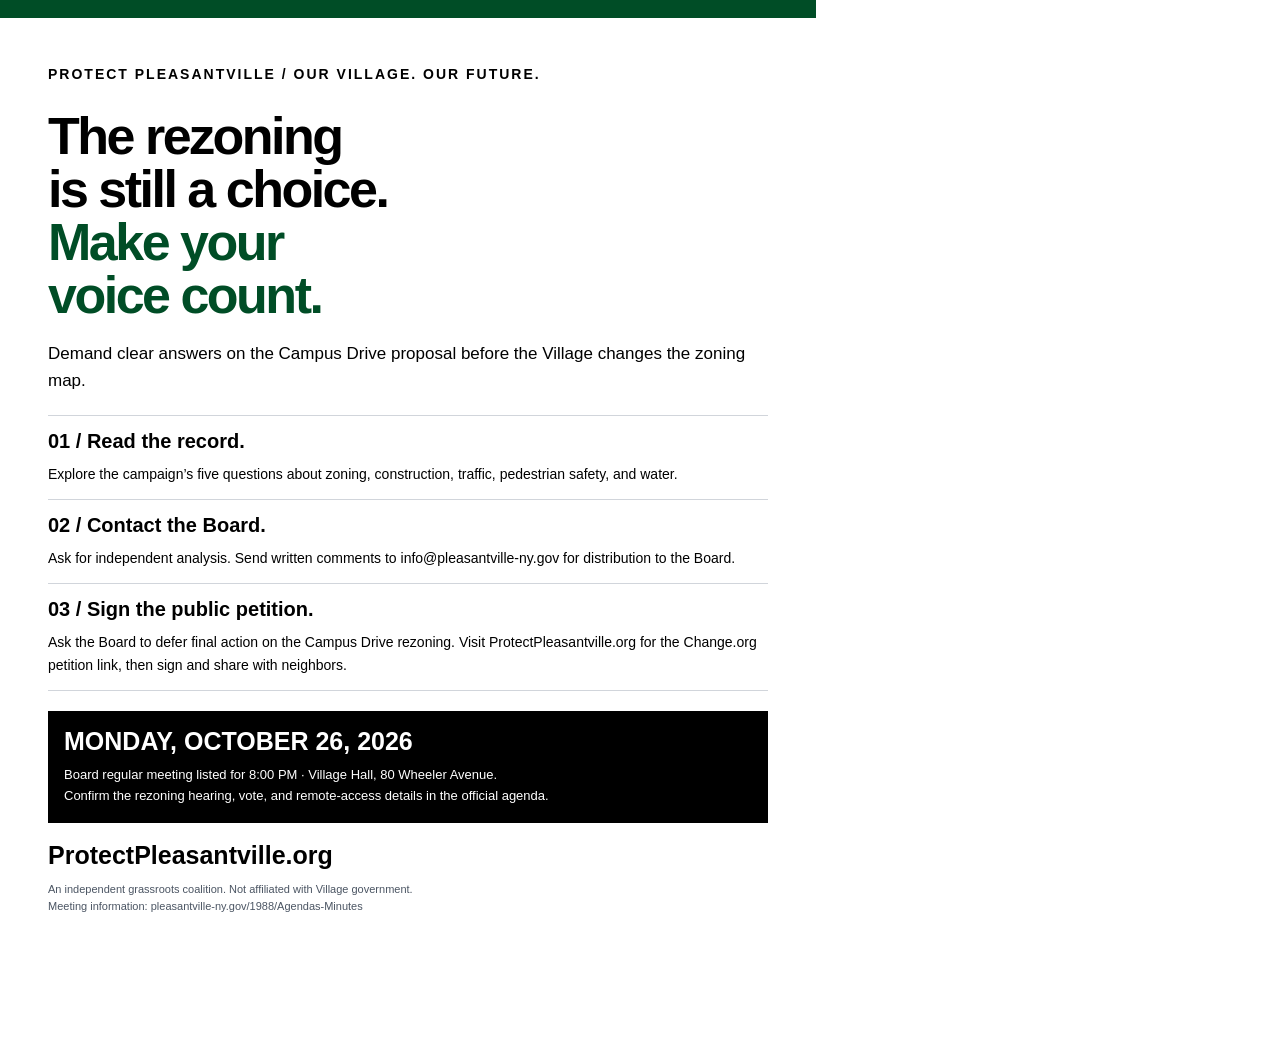
<file: assets/campaign-flyer.html>
<!doctype html>
<html lang="en">
  <head>
    <meta charset="UTF-8" />
    <meta name="viewport" content="width=device-width, initial-scale=1" />
    <title>Protect Pleasantville — printable campaign flyer</title>
    <style>
      @page {
        size: letter;
        margin: 0;
      }
      * {
        box-sizing: border-box;
      }
      body {
        margin: 0;
        font-family: Arial, Helvetica, sans-serif;
        color: #000000;
        background: #fff;
      }
      .flyer {
        width: 8.5in;
        min-height: 11in;
        padding: 0.5in;
        position: relative;
        border-top: 18px solid #004d26;
      }
      .brand {
        font-size: 14px;
        font-weight: 800;
        letter-spacing: 2px;
        margin-bottom: 28px;
      }
      h1 {
        font-size: 52px;
        line-height: 1.02;
        letter-spacing: -2.5px;
        margin: 0 0 18px;
      }
      h1 span {
        color: #004d26;
      }
      p {
        font-size: 16px;
        line-height: 1.6;
      }
      h2 {
        font-size: 20px;
        margin: 0 0 10px;
      }
      .intro {
        font-size: 17px;
      }
      .actions {
        margin: 20px 0;
        border-top: 1px solid #d1d5db;
      }
      .actions section {
        padding: 14px 0;
        border-bottom: 1px solid #d1d5db;
      }
      .actions p {
        margin: 0;
        font-size: 14px;
      }
      .date {
        background: #000000;
        color: white;
        padding: 16px;
        margin: 18px 0;
      }
      .date strong {
        font-size: 25px;
      }
      .date p {
        font-size: 13px;
        margin: 9px 0 0;
      }
      .url {
        font-weight: 800;
        font-size: 25px;
        margin-top: 18px;
      }
      .fine {
        font-size: 11px;
        color: #4b5563;
      }
      @media screen and (max-width: 850px) {
        .flyer {
          width: 100%;
          min-height: auto;
          padding: 28px;
        }
        h1 {
          font-size: 44px;
        }
        .url {
          font-size: 22px;
          overflow-wrap: anywhere;
        }
      }
    </style>
  </head>
  <body>
    <main class="flyer">
      <div class="brand">PROTECT PLEASANTVILLE / OUR VILLAGE. OUR FUTURE.</div>
      <h1>
        The rezoning<br />is still a choice.<br /><span
          >Make your<br />voice count.</span
        >
      </h1>
      <p class="intro">
        Demand clear answers on the Campus Drive proposal before the Village
        changes the zoning map.
      </p>
      <div class="actions">
        <section>
          <h2>01 / Read the record.</h2>
          <p>
            Explore the campaign’s five questions about zoning, construction,
            traffic, pedestrian safety, and water.
          </p>
        </section>
        <section>
          <h2>02 / Contact the Board.</h2>
          <p>
            Ask for independent analysis. Send written comments to
            info@pleasantville-ny.gov for distribution to the Board.
          </p>
        </section>
        <section>
          <h2>03 / Sign the public petition.</h2>
          <p>
            Ask the Board to defer final action on the Campus Drive rezoning.
            Visit ProtectPleasantville.org for the Change.org petition link,
            then sign and share with neighbors.
          </p>
        </section>
      </div>
      <div class="date">
        <strong>MONDAY, OCTOBER 26, 2026</strong>
        <p>
          Board regular meeting listed for 8:00 PM · Village Hall, 80 Wheeler
          Avenue.<br />Confirm the rezoning hearing, vote, and remote-access
          details in the official agenda.
        </p>
      </div>
      <div class="url">ProtectPleasantville.org</div>
      <p class="fine">
        An independent grassroots coalition. Not affiliated with Village
        government.<br />Meeting information:
        pleasantville-ny.gov/1988/Agendas-Minutes
      </p>
    </main>
  </body>
</html>
</file>
<file: site.css>
:root {
  --black: #000000;
  --green: #004d26;
  --ink: #1f2937;
  --muted: #4b5563;
  --paper: #f3f4f6;
  --line: #e5e7eb;
  --white: #fff;
  font-family:
    Inter,
    system-ui,
    -apple-system,
    BlinkMacSystemFont,
    "Segoe UI",
    sans-serif;
  color: var(--ink);
  background: white;
  font-synthesis: none;
}
* {
  box-sizing: border-box;
}
html {
  scroll-behavior: smooth;
  scroll-padding-top: 110px;
}
body {
  margin: 0;
}
a {
  color: inherit;
  text-underline-offset: 4px;
}
button,
input,
textarea,
select {
  font: inherit;
}
a,
button,
input,
textarea,
select,
summary {
  -webkit-tap-highlight-color: transparent;
}
button,
a,
summary {
  touch-action: manipulation;
}
button,
summary {
  cursor: pointer;
}
p {
  line-height: 1.75;
  margin: 0 0 20px;
}
h1,
h2,
h3 {
  margin: 0;
  letter-spacing: -0.045em;
  line-height: 1.12;
}
h1 {
  font-size: clamp(2.7rem, 4.5vw, 4.8rem);
  font-weight: 800;
}
h2 {
  font-size: clamp(2rem, 3.3vw, 3.2rem);
  font-weight: 750;
}
h3 {
  font-size: 1.45rem;
  line-height: 1.25;
}
em {
  font-style: normal;
  color: var(--green);
  background: white;
  padding: 0 0.12em;
  border-radius: 5px;
  -webkit-box-decoration-break: clone;
  box-decoration-break: clone;
}
strong {
  font-weight: 750;
}
svg,
img {
  max-width: 100%;
}
a,
button {
  transition:
    background 0.18s,
    color 0.18s,
    transform 0.18s;
}
a:hover {
  color: var(--green);
}
:focus-visible {
  outline: 3px solid #2563eb;
  outline-offset: 5px;
}
.container {
  width: min(1200px, calc(100% - 80px));
  margin-inline: auto;
}
.section {
  padding: 96px 0;
}
.eyebrow {
  font-size: 0.72rem;
  font-weight: 800;
  letter-spacing: 0.16em;
  color: var(--green);
  margin-bottom: 22px;
}
.eyebrow.light {
  color: #e5e7eb;
}
.lead {
  font-size: 1.17rem;
  line-height: 1.75;
}
.fine-print,
.source,
.section-note {
  font-size: 0.81rem;
  line-height: 1.65;
  color: var(--muted);
}
.source {
  margin-bottom: 0;
}
.section-note {
  margin: 25px 0 0;
}
.label {
  font-size: 0.66rem;
  letter-spacing: 0.12em;
  font-weight: 800;
  color: var(--green);
  display: block;
  margin-bottom: 12px;
}
.tag {
  font-size: 0.64rem;
  letter-spacing: 0.09em;
  text-transform: uppercase;
  font-weight: 800;
  display: inline-block;
  padding: 7px 10px;
  background: #e6f1eb;
  color: #004d26;
  white-space: nowrap;
}
.tag.neutral {
  background: #f3f4f6;
  color: #374151;
}
.text-link {
  font-size: 0.86rem;
  font-weight: 750;
  display: inline-block;
  text-decoration: none;
  line-height: 1.6;
}
.text-link:hover {
  text-decoration: underline;
}
.text-link span {
  margin-left: 14px;
}
.inline-links {
  display: flex;
  gap: 24px;
  align-items: center;
  flex-wrap: wrap;
}
.button {
  display: inline-flex;
  align-items: center;
  justify-content: center;
  gap: 20px;
  padding: 17px 22px;
  min-height: 50px;
  border: 1px solid transparent;
  background: var(--green);
  color: #ffffff;
  font-size: 0.85rem;
  font-weight: 800;
  text-decoration: none;
  line-height: 1.4;
  border-radius: 8px;
  text-align: center;
}
.button:hover {
  background: #003319;
  color: #ffffff;
  transform: translateY(-1px);
}
.button.outline {
  border-color: #9ca3af;
  background: transparent;
  color: white;
}
.button.outline:hover {
  background: #ffffff12;
}
.button.dark {
  background: var(--black);
  color: white;
}
.button.dark:hover {
  background: #1a1a1a;
}
.button.plain {
  background: white;
  border-color: var(--line);
  color: var(--black);
}
.button.small {
  padding: 13px 17px;
  min-height: 44px;
}
.skip-link {
  position: fixed;
  z-index: 100;
  left: 10px;
  top: 10px;
  transform: translateY(-160%);
  background: white;
  color: var(--black);
  padding: 15px;
}
.skip-link:focus {
  transform: none;
}
.announcement {
  background: var(--black);
  color: #f3f4f6;
  font-size: 0.66rem;
  letter-spacing: 0.07em;
}
.announcement .container {
  min-height: 36px;
  display: flex;
  align-items: center;
  justify-content: space-between;
  gap: 20px;
}
.announcement a {
  color: white;
  text-decoration: none;
  letter-spacing: 0;
}
.announcement a:hover {
  text-decoration: underline;
}
.site-header {
  box-shadow: 0 3px 8px #00000012;
  position: sticky;
  top: 0;
  z-index: 20;
  background: #fffffff7;
  border-bottom: 1px solid var(--line);
  backdrop-filter: blur(12px);
}
.header-row {
  min-height: 90px;
  display: flex;
  justify-content: space-between;
  align-items: center;
  gap: 24px;
}
.brand {
  text-decoration: none;
  font-size: 1.9rem;
  letter-spacing: -0.04em;
  line-height: 1.2;
  font-weight: 800;
  color: var(--green);
}
.desktop-nav {
  display: flex;
  gap: 32px;
  align-items: center;
  font-size: 0.8rem;
  font-weight: 650;
}
.desktop-nav > a:not(.button) {
  text-decoration: none;
}
.desktop-nav [aria-current] {
  border-bottom: 2px solid var(--green);
  padding-bottom: 5px;
}
.mobile-nav {
  display: none;
}
.hero {
  border-bottom: 8px solid var(--green);
  background: var(--black);
  color: white;
  position: relative;
  overflow: hidden;
}
.hero:before {
  content: "";
  position: absolute;
  inset: 0;
  pointer-events: none;
  background: radial-gradient(ellipse at 85% 10%, #004d2640, transparent 60%);
}
.hero-grid {
  position: relative;
  display: grid;
  grid-template-columns: 1.6fr 1fr;
  gap: 80px;
  align-items: center;
  padding-block: 70px 65px;
}
.hero-copy h1 {
  margin-bottom: 28px;
}
.status-dot {
  display: inline-block;
  background: #ffffff;
  width: 7px;
  height: 7px;
  border-radius: 50%;
  margin-right: 7px;
}
.hero-description {
  color: #e5e7eb;
  max-width: 620px;
  font-size: 1.02rem;
}
.hero-actions {
  display: flex;
  flex-wrap: wrap;
  gap: 12px;
  margin-top: 28px;
}
.hero-actions .button {
  font-size: 0.78rem;
  padding: 16px;
}
.hero-caption {
  font-size: 0.72rem;
  color: #d1d5db;
  margin: 16px 0 0;
}
.meeting-card {
  border-radius: 12px;
  background: #ffffff;
  color: var(--black);
  padding: 30px 32px 28px;
  border-top: 4px solid var(--green);
  position: relative;
  box-shadow: 0 18px 45px #00000030;
}
.card-kicker {
  font-size: 0.65rem;
  font-weight: 800;
  letter-spacing: 0.12em;
  display: flex;
  justify-content: space-between;
  gap: 12px;
}
.date-display {
  display: flex;
  align-items: baseline;
  gap: 12px;
  margin: 12px 0 4px;
}
.date-display > span {
  font-weight: 700;
  font-size: 1.3rem;
  writing-mode: vertical-rl;
  transform: rotate(180deg);
  letter-spacing: 0.08em;
}
.date-display strong {
  font-size: 7.3rem;
  line-height: 1.05;
  letter-spacing: -0.06em;
}
.meeting-card h2 {
  font-size: 1.8rem;
  margin-bottom: 18px;
}
.meeting-card > p {
  font-size: 0.83rem;
  color: var(--muted);
}
.meeting-detail {
  display: flex;
  justify-content: space-between;
  gap: 15px;
  padding: 14px 0;
  border-top: 1px solid var(--line);
  border-bottom: 1px solid var(--line);
  font-size: 0.75rem;
  margin-bottom: 14px;
}
.meeting-card .fine-print {
  font-size: 0.71rem;
  margin-bottom: 15px;
}
.hero-bottom {
  position: relative;
  border-top: 1px solid #ffffff26;
  padding-block: 22px;
  display: flex;
  justify-content: space-between;
  gap: 25px;
  font-size: 0.72rem;
  color: #d1d5db;
}
.hero-bottom a {
  text-decoration: none;
  color: white;
  font-weight: 700;
}
.vote-strip {
  background: #edf5f0;
  border-bottom: 1px solid #d1e2d7;
}
.vote-inner {
  display: flex;
  align-items: center;
  gap: 30px;
  padding-block: 28px;
}
.vote-number {
  color: var(--green);
  font-size: 3.8rem;
  letter-spacing: -0.08em;
  white-space: nowrap;
  font-weight: 800;
}
.vote-number span {
  font-size: 2.6rem;
  color: #527860;
}
.vote-inner h2 {
  font-size: 1.08rem;
  letter-spacing: -0.025em;
  margin-bottom: 6px;
}
.vote-inner p {
  font-size: 0.78rem;
  line-height: 1.6;
  margin: 0;
  max-width: 650px;
}
.vote-inner > a {
  margin-left: auto;
  flex-shrink: 0;
  font-size: 0.74rem;
  color: var(--green);
}
.section-heading {
  display: flex;
  justify-content: space-between;
  align-items: flex-end;
  gap: 60px;
  margin-bottom: 42px;
}
.section-heading > p {
  max-width: 330px;
  color: var(--muted);
  font-size: 0.92rem;
  margin: 0;
}
.action-grid {
  display: grid;
  grid-template-columns: repeat(2, 1fr);
  gap: 28px;
}
.action-card {
  border-radius: 16px;
  background: white;
  box-shadow: 0 8px 20px #0000000d;
  padding: 28px 24px;
  border: 1px solid var(--line);
  display: flex;
  flex-direction: column;
  min-width: 0;
}
.card-number {
  font-size: 0.61rem;
  color: var(--green);
  font-weight: 800;
  letter-spacing: 0.07em;
  margin-bottom: 34px;
}
.action-card h3 {
  font-size: 1.35rem;
  margin-bottom: 18px;
}
.action-card p {
  color: var(--muted);
  font-size: 0.83rem;
  line-height: 1.7;
  margin-bottom: 28px;
}
.action-card .text-link {
  font-size: 0.74rem;
  margin-top: auto;
  border-top: 1px solid var(--line);
  padding-top: 18px;
}
.action-card.featured {
  background: white;
  color: var(--ink);
  border-top: 4px solid var(--green);
}
.featured .card-number {
  color: var(--green);
}
.featured p {
  color: var(--muted);
}
.featured .text-link {
  border-color: var(--line);
  color: var(--green);
}
.featured a:hover {
  color: #003319;
}
.muted-section {
  background: var(--paper);
}
.story-grid {
  display: grid;
  grid-template-columns: 1fr 1fr;
  gap: 90px;
}
.story-grid h2 {
  margin-bottom: 26px;
}
.story-grid .lead {
  font-size: 1rem;
}
.story-points article {
  display: flex;
  gap: 22px;
  padding: 0 0 26px;
  margin-bottom: 26px;
  border-bottom: 1px solid var(--line);
}
.story-points article:last-child {
  margin-bottom: 0;
}
.story-points article > span {
  font-size: 0.7rem;
  color: var(--green);
  font-weight: 800;
  padding-top: 5px;
}
.story-points h3 {
  font-size: 1.16rem;
  letter-spacing: -0.02em;
  margin-bottom: 10px;
}
.story-points p {
  font-size: 0.88rem;
  color: var(--muted);
  margin-bottom: 0;
}
.story-points .text-link {
  margin-top: 12px;
  font-size: 0.76rem;
}
.regional-note {
  border-top: 1px solid var(--line);
  margin: 40px 0 0;
  padding-top: 22px;
  font-size: 0.77rem;
  color: var(--muted);
}
.source-key {
  display: flex;
  gap: 10px;
  align-items: center;
  margin: 0 0 30px;
  flex-wrap: wrap;
}
.source-key p {
  font-size: 0.74rem;
  flex-basis: 100%;
  color: var(--muted);
  margin: 3px 0 0;
}
.accordion {
  border-top: 1px solid var(--line);
}
.evidence-item {
  border-bottom: 1px solid var(--line);
  scroll-margin-top: 15px;
}
.evidence-item summary {
  list-style: none;
  display: flex;
  align-items: center;
  gap: 28px;
  padding: 25px 12px;
  font-size: 1.18rem;
  font-weight: 750;
  line-height: 1.4;
}
.evidence-item summary::-webkit-details-marker {
  display: none;
}
.item-number {
  font-size: 0.83rem;
  color: var(--green);
  font-weight: 700;
}
.evidence-item summary small {
  display: block;
  font-size: 0.83rem;
  font-weight: 400;
  color: var(--muted);
  margin-top: 5px;
}
.expand {
  margin-left: auto;
  flex-shrink: 0;
  width: 30px;
  height: 30px;
  display: grid;
  place-items: center;
  border: 1px solid var(--line);
  border-radius: 50%;
  color: var(--green);
  font-weight: 400;
}
.evidence-item[open] .expand {
  transform: rotate(45deg);
  background: #edf5f0;
}
.evidence-item[open] summary {
  color: var(--green);
}
.evidence-body {
  padding: 5px 60px 35px;
  max-width: 1050px;
  font-size: 0.92rem;
}
.evidence-grid {
  display: grid;
  grid-template-columns: 1fr 1fr;
  gap: 32px;
  margin-block: 24px;
}
.evidence-grid p {
  margin: 0;
}
.ask {
  background: var(--paper);
  border-left: 3px solid var(--green);
  padding: 20px 24px;
  margin: 24px 0;
}
.ask > strong {
  font-size: 0.72rem;
  text-transform: uppercase;
  letter-spacing: 0.09em;
  color: var(--green);
}
.ask p {
  margin: 8px 0 0;
}
.calculation {
  background: var(--paper);
  padding: 24px;
  margin-bottom: 20px;
}
.calculation > div {
  display: flex;
  align-items: baseline;
  gap: 10px;
  flex-wrap: wrap;
  margin: 20px 0;
}
.calculation strong {
  font-size: 1.8rem;
}
.calculation span:not(.label) {
  font-size: 0.75rem;
  color: var(--muted);
}
.calculation b {
  color: var(--green);
}
.calculation p {
  font-size: 0.82rem;
  margin: 0;
}
.petition-section {
  background: var(--green);
  color: white;
}
.petition-grid {
  display: grid;
  grid-template-columns: 1.1fr 1fr;
  gap: 90px;
  align-items: center;
}
.petition-grid h2 {
  margin-bottom: 25px;
}
.petition-grid > div:not(.petition-card) > p:not(.eyebrow) {
  color: #f3f4f6;
  font-size: 0.96rem;
}
.petition-grid .source {
  font-size: 0.78rem !important;
}
.petition-grid a:hover {
  color: #ffffff;
}
.petition-card {
  border-radius: 12px;
  box-shadow: 0 12px 30px #00000024;
  padding: 35px;
  background: #fff;
  color: var(--black);
}
.petition-card h3 {
  font-size: 1.8rem;
  margin-top: 20px;
}
.petition-card ol {
  padding-left: 22px;
  font-size: 0.86rem;
  line-height: 1.7;
  margin-block: 20px;
}
.petition-card li {
  padding-left: 7px;
  margin-bottom: 14px;
}
.petition-card .button {
  width: 100%;
  font-size: 0.77rem;
}
.petition-card .fine-print {
  font-size: 0.77rem;
}
.contact-grid {
  display: grid;
  grid-template-columns: 1fr 1.1fr;
  gap: 90px;
}
.contact-grid h2 {
  margin-bottom: 25px;
}
.contact-grid > div > p {
  font-size: 0.95rem;
}
.contact-line {
  padding-top: 20px;
  border-top: 1px solid var(--line);
  overflow-wrap: anywhere;
}
.email-card {
  border-radius: 16px;
  box-shadow: 0 8px 20px #0000000d;
  border: 1px solid var(--line);
  padding: 30px;
}
.email-card .card-kicker {
  padding-bottom: 20px;
  margin-bottom: 20px;
  border-bottom: 1px solid var(--line);
}
.email-card label {
  font-size: 0.8rem;
  display: block;
  margin-bottom: 12px;
}
.email-card textarea {
  width: 100%;
  resize: vertical;
  line-height: 1.7;
  min-height: 220px;
  border: 1px solid var(--line);
  padding: 16px;
  font-size: 0.81rem;
  background: #f9fafb;
  color: var(--ink);
}
.email-actions {
  display: flex;
  gap: 12px;
  flex-wrap: wrap;
  margin: 18px 0;
}
.email-actions .button {
  font-size: 0.77rem;
}
.email-card .fine-print {
  margin: 0;
  font-size: 0.74rem;
}
.form-status {
  font-size: 0.8rem;
  margin-top: 10px;
  margin-bottom: 0;
}
.hearing-grid {
  display: grid;
  grid-template-columns: 1fr 2fr;
  gap: 90px;
  align-items: center;
}
.hearing-date {
  border-radius: 12px;
  background: white;
  border: 1px solid #d1d5db;
  padding: 40px 25px;
  display: flex;
  flex-direction: column;
  text-align: center;
  gap: 20px;
  color: var(--green);
}
.hearing-date span {
  font-size: 0.68rem;
  letter-spacing: 0.12em;
  font-weight: 750;
}
.hearing-date strong {
  font-size: 3.8rem;
  letter-spacing: -0.05em;
}
.hearing-grid h2 {
  margin-bottom: 25px;
}
.hearing-grid p {
  font-size: 0.89rem;
}
.hearing-grid .inline-links .text-link {
  font-size: 0.75rem;
}
.resource-grid {
  display: grid;
  grid-template-columns: 1fr 1fr;
  gap: 70px;
}
.resource-grid h3 {
  font-size: 0.9rem;
  letter-spacing: 0;
  padding-bottom: 20px;
  border-bottom: 2px solid var(--black);
}
.resource-row {
  display: flex;
  align-items: center;
  justify-content: space-between;
  gap: 20px;
  padding: 23px 0;
  border-bottom: 1px solid var(--line);
  text-decoration: none;
}
.resource-row strong {
  font-size: 0.88rem;
}
.resource-row small {
  display: block;
  color: var(--muted);
  font-size: 0.75rem;
  line-height: 1.6;
  margin-top: 6px;
}
.resource-row > span:last-child {
  font-size: 1.3rem;
  color: var(--green);
}
.agency-links {
  margin-top: 45px;
  padding-top: 25px;
  border-top: 1px solid var(--line);
  display: flex;
  gap: 28px;
  flex-wrap: wrap;
  align-items: center;
  font-size: 0.75rem;
  font-weight: 750;
}
.agency-links > span {
  font-size: 0.62rem;
  letter-spacing: 0.12em;
  color: var(--muted);
}
.agency-links a {
  text-decoration: none;
}
.signup-section {
  background-image: linear-gradient(135deg, #000000, #0a1a11, #004d26);
  background: var(--black);
  color: white;
}
.signup-grid {
  display: grid;
  grid-template-columns: 1fr 1fr;
  gap: 100px;
}
.signup-grid h2 {
  font-size: clamp(2.6rem, 4vw, 4rem);
  margin-bottom: 30px;
}
.signup-grid > div > p:not(.eyebrow) {
  color: #d1d5db;
  max-width: 390px;
  font-size: 0.97rem;
}
.signup-form label {
  font-size: 0.76rem;
  font-weight: 650;
  display: block;
  margin-bottom: 8px;
}
.signup-form label span {
  font-weight: 400;
  color: #d1d5db;
  font-size: 0.7rem;
}
.signup-form input,
.signup-form select {
  width: 100%;
  padding: 13px;
  border: 1px solid #d1d5db;
  border-radius: 6px;
  margin-bottom: 20px;
  color: var(--ink);
  background: #fff;
  min-height: 46px;
}
.field-row {
  display: grid;
  grid-template-columns: 1fr 1fr;
  gap: 18px;
}
.signup-form .button {
  width: 100%;
  margin-top: 5px;
}
.signup-form .fine-print {
  color: #d1d5db;
  font-size: 0.73rem;
  margin: 18px 0 0;
}
.site-footer {
  background: #000000;
  color: white;
  padding-top: 48px;
}
.footer-row {
  display: flex;
  justify-content: space-between;
  gap: 30px;
  padding-bottom: 40px;
}
.footer-brand {
  font-size: 1.4rem;
  font-weight: 800;
  letter-spacing: -0.045em;
  text-decoration: none;
}
.footer-brand span {
  color: white;
}
.footer-row p {
  font-size: 0.77rem;
  color: #d1d5db;
  margin-top: 13px;
  margin-bottom: 0;
}
.footer-row nav {
  display: flex;
  gap: 26px;
  align-items: center;
  font-size: 0.76rem;
  font-weight: 650;
}
.footer-row nav a {
  text-decoration: none;
}
.footer-bottom {
  display: flex;
  justify-content: space-between;
  gap: 30px;
  padding-block: 22px;
  border-top: 1px solid #374151;
  font-size: 0.66rem;
  color: #d1d5db;
}
.facts-hero {
  border-bottom: 8px solid var(--green);
  background: var(--black);
  color: white;
  padding-block: 80px;
}
.facts-hero h1 {
  margin-bottom: 25px;
}
.facts-hero .lead {
  color: #e5e7eb;
  max-width: 650px;
}
.facts-hero .button {
  margin-top: 10px;
}
.facts-action {
  text-align: center;
}
.facts-action h2 {
  margin-bottom: 20px;
}
.facts-action .inline-links {
  justify-content: center;
}
[hidden] {
  display: none !important;
}
@media (min-width: 1600px) {
  .hero-grid {
    padding-block: 90px;
  }
}
@media (max-width: 1100px) {
  .container {
    width: calc(100% - 56px);
  }
  .hero-grid {
    gap: 40px;
    grid-template-columns: 1.4fr 1fr;
  }
  .action-grid {
    grid-template-columns: repeat(2, 1fr);
  }
  .action-card {
    padding: 28px;
  }
  .action-card h3 br {
    display: none;
  }
  .story-grid,
  .petition-grid,
  .contact-grid,
  .signup-grid,
  .hearing-grid {
    gap: 45px;
  }
  .vote-inner {
    gap: 22px;
    flex-wrap: wrap;
  }
  .vote-inner > a {
    margin-left: 110px;
  }
  .section-heading {
    gap: 35px;
  }
  .desktop-nav {
    gap: 20px;
  }
  .hero-actions .button {
    width: 100%;
  }
  .resource-grid {
    gap: 35px;
  }
}
@media (max-width: 760px) {
  html {
    scroll-padding-top: 90px;
  }
  .container {
    width: calc(100% - 40px);
  }
  .section {
    padding: 64px 0;
  }
  .announcement .container {
    justify-content: center;
    min-height: 34px;
  }
  .announcement .container > span {
    display: none;
  }
  .header-row {
    min-height: 76px;
    flex-wrap: wrap;
    gap: 0;
    padding-block: 16px;
  }
  .brand {
    font-size: 1.45rem;
  }
  .desktop-nav {
    display: none;
  }
  .mobile-nav {
    display: block;
  }
  .mobile-nav summary {
    font-size: 0.8rem;
    padding: 10px 0 10px 15px;
    list-style: none;
  }
  .mobile-nav summary::-webkit-details-marker {
    display: none;
  }
  .mobile-nav summary:after {
    content: " +";
    font-size: 1.1rem;
    margin-left: 5px;
  }
  .mobile-nav[open] {
    width: 100%;
    margin-top: 12px;
  }
  .mobile-nav[open] summary {
    padding-left: 0;
    border-top: 1px solid var(--line);
  }
  .mobile-nav[open] summary:after {
    content: " −";
  }
  .mobile-nav nav {
    display: flex;
    flex-direction: column;
    padding-top: 5px;
  }
  .mobile-nav nav a {
    padding: 12px 0;
    text-decoration: none;
    font-size: 0.9rem;
  }
  .site-header:has(.mobile-nav[open]) {
    position: relative;
  }
  .hero-grid {
    grid-template-columns: 1fr;
    gap: 38px;
    padding-block: 48px 40px;
  }
  .hero-copy h1 {
    font-size: clamp(2.5rem, 8.7vw, 4.5rem);
  }
  .hero-description {
    font-size: 0.96rem;
  }
  .hero-actions .button {
    width: auto;
    flex: 1 1 240px;
  }
  .hero-caption {
    font-size: 0.7rem;
  }
  .meeting-card {
    padding: 24px;
    max-width: 500px;
    width: 100%;
    margin-inline: auto;
    display: grid;
    grid-template-columns: 1fr 1fr;
    column-gap: 20px;
  }
  .meeting-card .card-kicker {
    grid-column: 1/-1;
  }
  .date-display {
    grid-row: 2/4;
    align-items: center;
  }
  .date-display strong {
    font-size: 6rem;
  }
  .date-display > span {
    font-size: 1rem;
  }
  .meeting-card h2 {
    font-size: 1.5rem;
    margin-top: 22px;
    margin-bottom: 10px;
  }
  .meeting-card > p {
    font-size: 0.73rem;
  }
  .meeting-detail,
  .meeting-card .fine-print,
  .meeting-card .text-link {
    grid-column: 1/-1;
  }
  .hero-bottom {
    font-size: 0.68rem;
    line-height: 1.7;
    flex-direction: column;
    gap: 8px;
  }
  .vote-inner {
    align-items: flex-start;
    gap: 14px;
    padding-block: 25px;
  }
  .vote-number {
    font-size: 2.8rem;
  }
  .vote-number span {
    font-size: 2rem;
  }
  .vote-inner > div:nth-child(2) {
    flex: 1;
    min-width: 190px;
  }
  .vote-inner h2 {
    font-size: 1rem;
    line-height: 1.35;
  }
  .vote-inner p {
    font-size: 0.74rem;
  }
  .vote-inner > a {
    margin-left: 0;
  }
  .section-heading {
    display: block;
    margin-bottom: 30px;
  }
  .section-heading > p {
    margin-top: 22px;
    max-width: 100%;
    font-size: 0.88rem;
  }
  .eyebrow {
    font-size: 0.64rem;
    margin-bottom: 18px;
  }
  .action-grid {
    gap: 12px;
  }
  .action-card {
    padding: 22px 18px;
  }
  .action-card h3 {
    font-size: 1.2rem;
  }
  .card-number {
    font-size: 0.57rem;
    margin-bottom: 26px;
  }
  .action-card p {
    font-size: 0.78rem;
  }
  .action-card .text-link {
    font-size: 0.71rem;
  }
  .story-grid,
  .petition-grid,
  .contact-grid,
  .signup-grid,
  .hearing-grid {
    grid-template-columns: 1fr;
    gap: 35px;
  }
  .story-grid h2,
  .petition-grid h2,
  .contact-grid h2 {
    margin-bottom: 22px;
  }
  .story-points p {
    font-size: 0.85rem;
  }
  .evidence-item summary {
    gap: 16px;
    font-size: 1rem;
    padding: 23px 0;
  }
  .evidence-item summary small {
    font-size: 0.76rem;
  }
  .evidence-body {
    padding: 5px 0 28px;
    font-size: 0.87rem;
  }
  .evidence-grid {
    grid-template-columns: 1fr;
    gap: 24px;
  }
  .expand {
    width: 25px;
    height: 25px;
  }
  .item-number {
    font-size: 0.72rem;
  }
  .petition-card,
  .email-card {
    padding: 25px;
  }
  .hearing-date {
    max-width: 380px;
    width: 100%;
    margin-inline: auto;
    padding: 28px;
  }
  .hearing-date strong {
    font-size: 3.2rem;
  }
  .resource-grid {
    grid-template-columns: 1fr;
    gap: 35px;
  }
  .agency-links {
    gap: 20px;
    font-size: 0.72rem;
  }
  .signup-grid {
    gap: 32px;
  }
  .signup-grid > div > p:not(.eyebrow) {
    max-width: 100%;
  }
  .footer-row,
  .footer-bottom {
    flex-direction: column;
    gap: 20px;
  }
  .footer-row nav {
    flex-wrap: wrap;
    font-size: 0.75rem;
    gap: 22px;
  }
  .footer-bottom {
    font-size: 0.64rem;
    gap: 10px;
  }
  .facts-hero {
    padding-block: 55px;
  }
  .facts-hero h1 {
    font-size: clamp(2.5rem, 8.7vw, 4.5rem);
  }
}
@media (max-width: 380px) {
  .container {
    width: calc(100% - 32px);
  }
  .action-grid {
    grid-template-columns: 1fr;
  }
  .action-card h3 {
    font-size: 1.4rem;
  }
  .card-number {
    margin-bottom: 20px;
  }
  .hero-copy h1 {
    font-size: 2.4rem;
  }
  .meeting-card {
    padding: 20px;
    column-gap: 12px;
  }
  .date-display strong {
    font-size: 5.2rem;
  }
  .meeting-card h2 {
    font-size: 1.3rem;
  }
  .field-row {
    grid-template-columns: 1fr;
    gap: 0;
  }
  .petition-card,
  .email-card {
    padding: 20px;
  }
  .evidence-item summary {
    gap: 11px;
  }
  .vote-inner > div:nth-child(2) {
    min-width: 180px;
  }
}
@media (prefers-reduced-motion: reduce) {
  html {
    scroll-behavior: auto;
  }
  *,
  *::before,
  *::after {
    transition: none !important;
    animation: none !important;
  }
}
@media print {
  .announcement,
  .site-header,
  .site-footer,
  .hero-actions,
  .signup-section,
  .email-actions,
  .skip-link {
    display: none !important;
  }
  .section,
  .facts-hero {
    padding: 25px 0;
  }
  .container {
    width: 100%;
  }
  .hero,
  .petition-section,
  .facts-hero {
    background: white;
    color: #111;
  }
  .hero-grid,
  .petition-grid,
  .story-grid,
  .contact-grid {
    display: block;
  }
  h1 {
    font-size: 32pt;
  }
  h2 {
    font-size: 24pt;
  }
  .evidence-item {
    break-inside: avoid;
  }
  .evidence-item::details-content {
    display: block;
  }
  .evidence-body {
    display: block;
  }
  .hero-description,
  .hero-caption,
  .hero-bottom,
  .petition-grid > div:not(.petition-card) > p:not(.eyebrow),
  .facts-hero .lead {
    color: #222;
  }
  a {
    overflow-wrap: anywhere;
  }
  .meeting-card {
    box-shadow: none;
  }
  .button {
    display: none;
  }
  .resource-grid {
    display: block;
  }
}

.petition-transcript {
  margin-top: 36px;
}
.petition-transcript details {
  border-radius: 12px;
  overflow: hidden;
  border: 1px solid #ffffff60;
}
.petition-transcript summary {
  padding: 20px 24px;
  font-weight: 700;
  line-height: 1.5;
}
.petition-transcript-body {
  background: white;
  color: var(--ink);
  padding: 28px;
}
.petition-transcript-body h3 {
  margin-top: 24px;
}
.petition-transcript blockquote {
  margin: 24px 0;
  padding-left: 22px;
  border-left: 3px solid var(--green);
}
.petition-transcript blockquote p {
  font-size: 0.95rem;
}
.petition-transcript .fine-print {
  margin-bottom: 0;
}
.petition-transcript a:hover {
  color: var(--green);
}
@media (max-width: 760px) {
  .petition-transcript-body {
    padding: 20px;
  }
  .petition-transcript blockquote {
    padding-left: 14px;
  }
}

/* Original Pleasantville identity: green actions, white cards, black hero. */
#action-center {
  background: var(--paper);
}
.hero .eyebrow {
  display: inline-block;
  border: 1px solid #374151;
  border-radius: 999px;
  padding: 8px 12px;
  background: #000000;
}
.site-footer a:hover {
  color: #ffffff;
  text-decoration: underline;
}
.signup-form {
  background: white;
  color: var(--ink);
  padding: 32px;
  border-radius: 12px;
  border-top: 4px solid var(--green);
  box-shadow: 0 18px 40px #00000030;
}
.signup-form label span,
.signup-form .fine-print {
  color: var(--muted);
}
@media (max-width: 760px) {
  .signup-form {
    padding: 24px;
  }
}
@media (max-width: 600px) {
  .action-grid {
    grid-template-columns: 1fr;
  }
}
</file>
